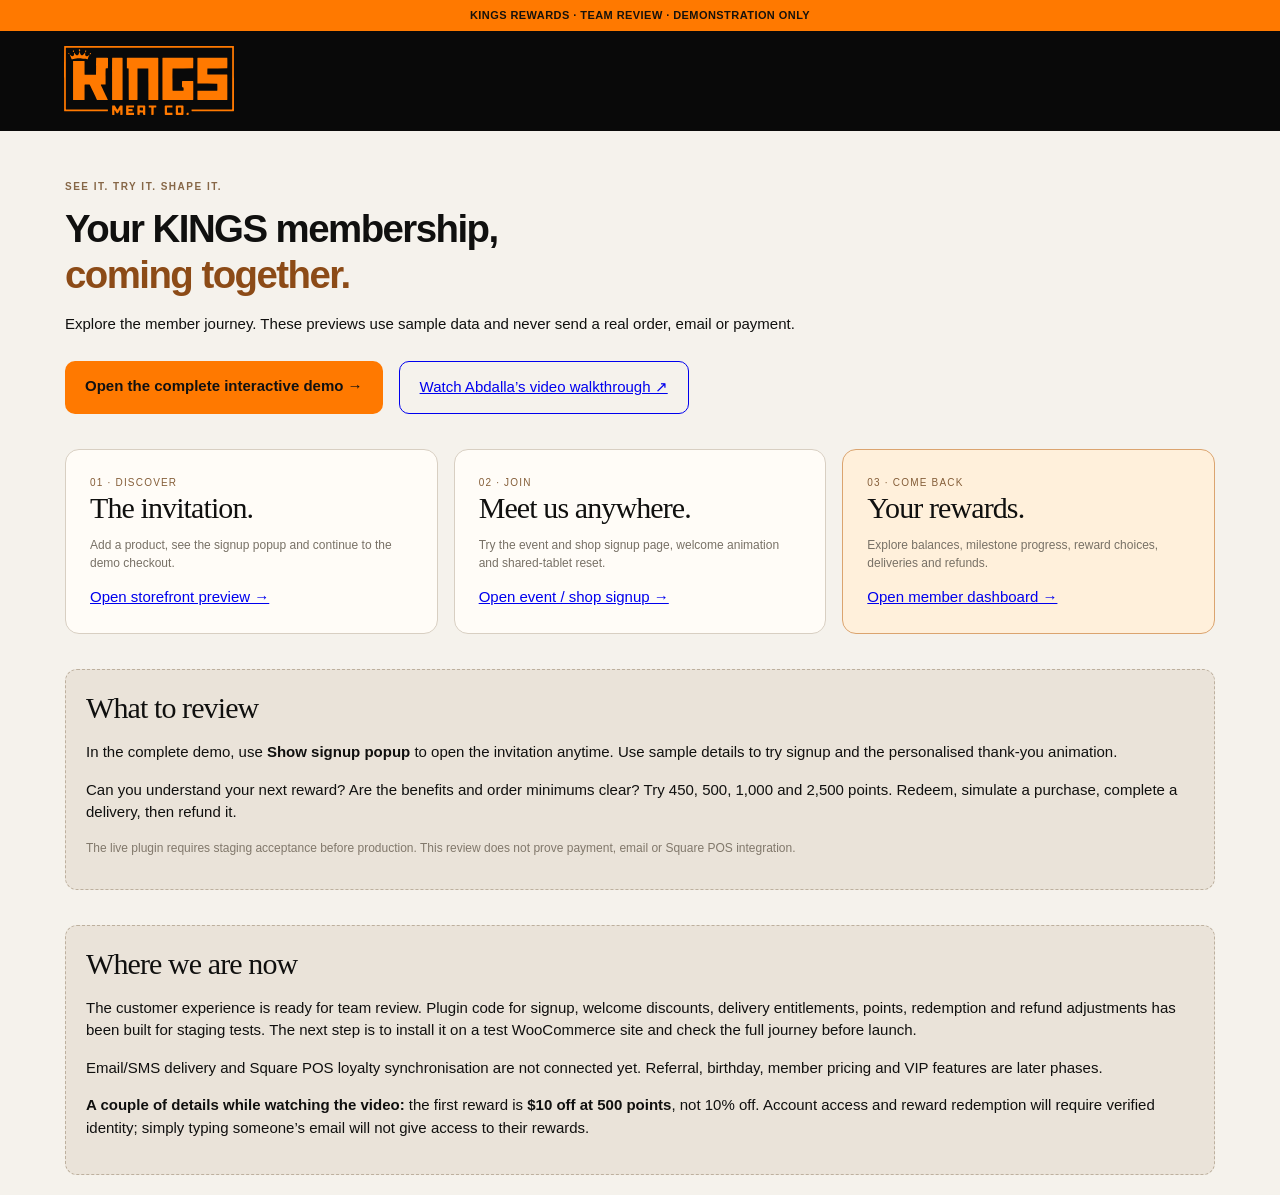
<file: index.html>
<!doctype html><html lang="en"><head><meta charset="utf-8"><meta name="viewport" content="width=device-width,initial-scale=1"><meta name="robots" content="noindex,nofollow"><title>KINGS Rewards · Team review</title><link rel="stylesheet" href="dashboard.css"></head><body><div class="demo-banner">KINGS REWARDS · TEAM REVIEW · DEMONSTRATION ONLY</div><header class="topbar"><img class="brand" src="kings-logo.svg" alt="KINGS Meat Co."></header><main class="shell"><p class="eyebrow">SEE IT. TRY IT. SHAPE IT.</p><h1>Your KINGS membership,<br><em>coming together.</em></h1><p>Explore the member journey. These previews use sample data and never send a real order, email or payment.</p><p style="display:flex;gap:16px;flex-wrap:wrap;margin:26px 0"><a href="team.html" style="background:#ff7900;color:#111;padding:14px 20px;border-radius:10px;font-weight:bold;text-decoration:none">Open the complete interactive demo →</a><a href="https://www.loom.com/share/b999e16e8e1c46eba234c44b7230fe16" target="_blank" rel="noopener noreferrer" style="padding:14px 20px;border:1px solid currentColor;border-radius:10px">Watch Abdalla’s video walkthrough ↗</a></p><div class="reward-grid" style="margin-top:35px"><article class="reward"><span class="tier">01 · DISCOVER</span><h2>The invitation.</h2><p>Add a product, see the signup popup and continue to the demo checkout.</p><a href="shop.html">Open storefront preview →</a></article><article class="reward"><span class="tier">02 · JOIN</span><h2>Meet us anywhere.</h2><p>Try the event and shop signup page, welcome animation and shared-tablet reset.</p><a href="join.html">Open event / shop signup →</a></article><article class="reward highlight"><span class="tier">03 · COME BACK</span><h2>Your rewards.</h2><p>Explore balances, milestone progress, reward choices, deliveries and refunds.</p><a href="dashboard.html">Open member dashboard →</a></article></div><section class="demo-controls"><h2>What to review</h2><p>In the complete demo, use <strong>Show signup popup</strong> to open the invitation anytime. Use sample details to try signup and the personalised thank-you animation.</p><p>Can you understand your next reward? Are the benefits and order minimums clear? Try 450, 500, 1,000 and 2,500 points. Redeem, simulate a purchase, complete a delivery, then refund it.</p><p class="muted">The live plugin requires staging acceptance before production. This review does not prove payment, email or Square POS integration.</p></section><section class="demo-controls"><h2>Where we are now</h2><p>The customer experience is ready for team review. Plugin code for signup, welcome discounts, delivery entitlements, points, redemption and refund adjustments has been built for staging tests. The next step is to install it on a test WooCommerce site and check the full journey before launch.</p><p>Email/SMS delivery and Square POS loyalty synchronisation are not connected yet. Referral, birthday, member pricing and VIP features are later phases.</p><p><strong>A couple of details while watching the video:</strong> the first reward is <strong>$10 off at 500 points</strong>, not 10% off. Account access and reward redemption will require verified identity; simply typing someone’s email will not give access to their rewards.</p></section></main></body></html>
</file>
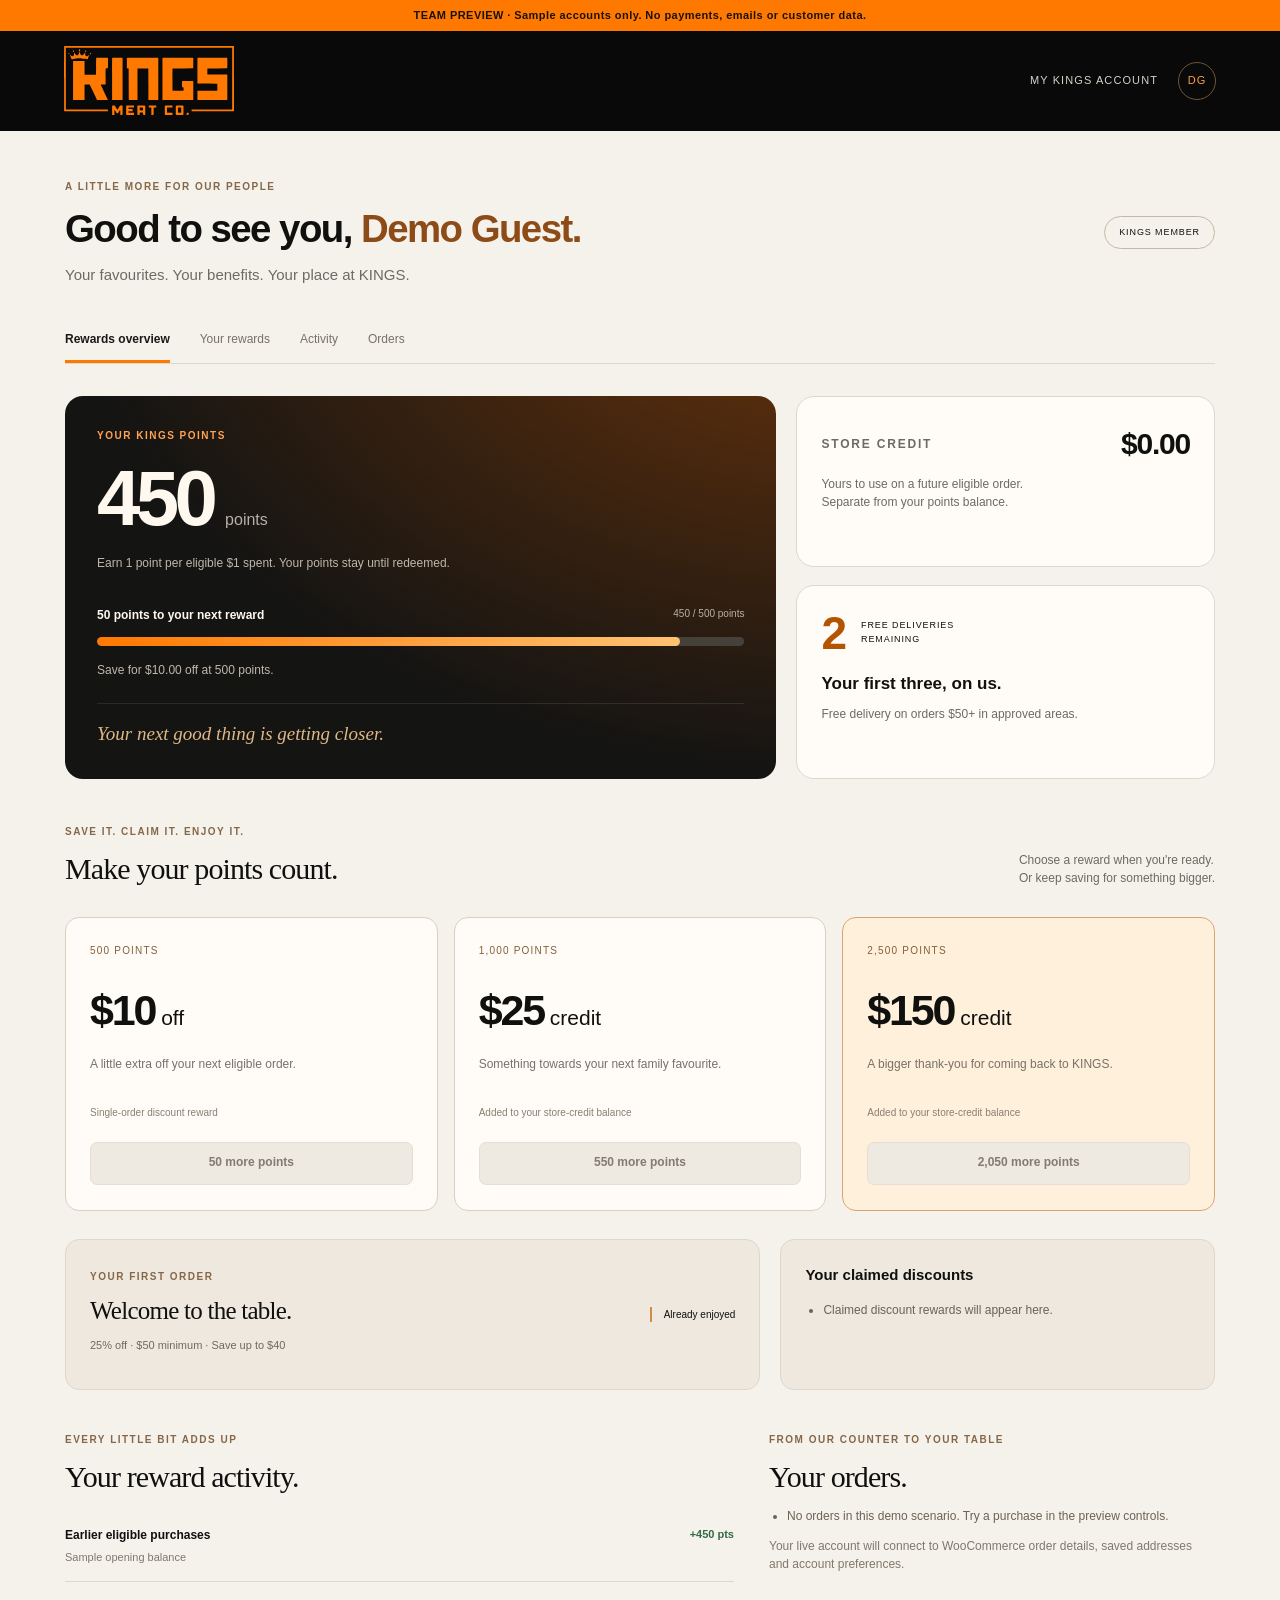
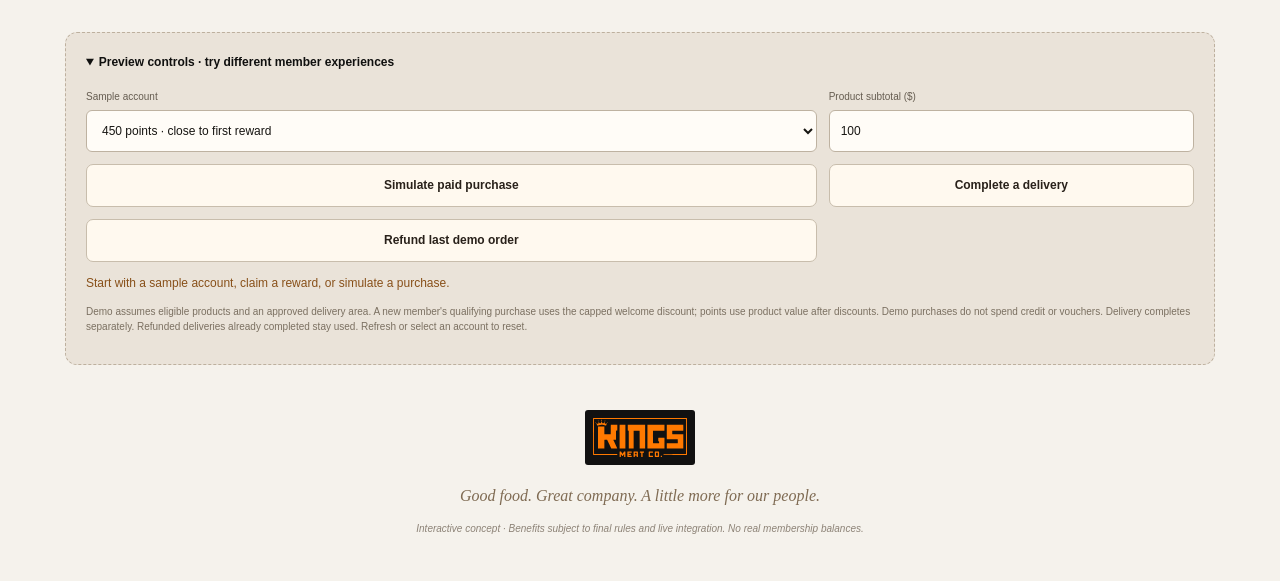
<file: dashboard.html>
<!doctype html><html lang="en"><head><meta charset="utf-8"><meta name="viewport" content="width=device-width,initial-scale=1"><meta name="robots" content="noindex,nofollow"><title>My KINGS Rewards · Interactive preview</title><link rel="stylesheet" href="dashboard.css"></head><body>
<div class="demo-banner">TEAM PREVIEW · Sample accounts only. No payments, emails or customer data.</div>
<header class="topbar"><img src="kings-logo.svg" alt="KINGS Meat Co." class="brand"><span class="top-account">MY KINGS ACCOUNT <span class="avatar">DG</span></span></header>
<main class="shell"><div class="intro"><div><p class="eyebrow">A LITTLE MORE FOR OUR PEOPLE</p><h1>Good to see you, <em>Demo Guest.</em></h1><p>Your favourites. Your benefits. Your place at KINGS.</p></div><span class="member-chip" id="member-state">KINGS MEMBER</span></div>
<nav class="section-nav" aria-label="Account sections"><a href="#overview" class="selected">Rewards overview</a><a href="#your-rewards">Your rewards</a><a href="#history">Activity</a><a href="#orders-section">Orders</a></nav>
<section class="overview" id="overview"><article class="points-card"><p class="eyebrow">YOUR KINGS POINTS</p><div class="balance"><span id="points">450</span><span>points</span></div><p id="balance-note"></p><div class="milestone-heading"><strong id="progress-label"></strong><span id="progress-fraction"></span></div><progress id="milestone" value="450" max="500" aria-label="Progress towards next reward"></progress><p id="progress-detail" class="muted"></p><div class="points-bottom">Your next good thing is getting closer.</div></article><div class="side-cards"><article class="credit-card"><div><p class="eyebrow">STORE CREDIT</p><strong id="credit">$0.00</strong></div><p>Yours to use on a future eligible order.<br>Separate from your points balance.</p></article><article class="delivery-card"><div class="delivery-number"><span id="deliveries">2</span><span>FREE DELIVERIES<br>REMAINING</span></div><h3 id="delivery-title"></h3><p id="delivery-note"></p></article></div></section>
<section class="rewards-section" id="your-rewards"><div class="section-heading"><div><p class="eyebrow">SAVE IT. CLAIM IT. ENJOY IT.</p><h2>Make your points count.</h2></div><p>Choose a reward when you're ready.<br>Or keep saving for something bigger.</p></div><div class="reward-grid"><article class="reward"><span class="tier">500 POINTS</span><h3><span>$10</span> off</h3><p>A little extra off your next eligible order.</p><small>Single-order discount reward</small><button data-redeem="500"></button></article><article class="reward"><span class="tier">1,000 POINTS</span><h3><span>$25</span> credit</h3><p>Something towards your next family favourite.</p><small>Added to your store-credit balance</small><button data-redeem="1000"></button></article><article class="reward highlight"><span class="tier">2,500 POINTS</span><h3><span>$150</span> credit</h3><p>A bigger thank-you for coming back to KINGS.</p><small>Added to your store-credit balance</small><button data-redeem="2500"></button></article></div></section>
<div class="benefits-row"><section class="welcome-card"><div><span class="eyebrow">YOUR FIRST ORDER</span><h2>Welcome to the table.</h2><p>25% off · $50 minimum · Save up to $40</p></div><span id="welcome-state" class="offer-state"></span></section><section class="voucher-card"><h3>Your claimed discounts</h3><ul id="vouchers"></ul></section></div>
<div class="history-row"><section class="activity-card" id="history"><p class="eyebrow">EVERY LITTLE BIT ADDS UP</p><h2>Your reward activity.</h2><ul id="activity"></ul></section><section class="orders-card" id="orders-section"><p class="eyebrow">FROM OUR COUNTER TO YOUR TABLE</p><h2>Your orders.</h2><ul id="orders"></ul><p class="muted">Your live account will connect to WooCommerce order details, saved addresses and account preferences.</p></section></div>
<details class="demo-controls" open><summary>Preview controls · try different member experiences</summary><div class="control-grid"><label>Sample account<select id="scenario"><option value="near">450 points · close to first reward</option><option value="new">New member · no purchases</option><option value="first">500 points · $10 unlocked</option><option value="credit">1,000 points · $25 unlocked</option><option value="premium">2,500 points · $150 unlocked</option><option value="deliveries">All three deliveries used</option><option value="refund">Refund adjustment after spending points</option><option value="pending">Email verification pending</option></select></label><label>Product subtotal ($)<input type="number" id="purchase-amount" min="1" max="10000" step="0.01" value="100"></label><button id="simulate-purchase">Simulate paid purchase</button><button id="simulate-delivery">Complete a delivery</button><button id="simulate-refund">Refund last demo order</button></div><p id="demo-status" role="status">Start with a sample account, claim a reward, or simulate a purchase.</p><p class="control-note">Demo assumes eligible products and an approved delivery area. A new member's qualifying purchase uses the capped welcome discount; points use product value after discounts. Demo purchases do not spend credit or vouchers. Delivery completes separately. Refunded deliveries already completed stay used. Refresh or select an account to reset.</p></details>
<footer><img src="kings-logo.svg" alt="KINGS Meat Co."><p>Good food. Great company. A little more for our people.</p><p class="footnote">Interactive concept · Benefits subject to final rules and live integration. No real membership balances.</p></footer></main>
<dialog id="redeem-dialog"><h2>Your reward, your choice.</h2><p id="confirm-copy"></p><p class="muted">This only changes the sample account.</p><div class="dialog-actions"><button id="cancel-redemption">Keep saving</button><button id="confirm-redemption">Confirm demo redemption</button></div></dialog><script src="dashboard.js"></script></body></html>
</file>
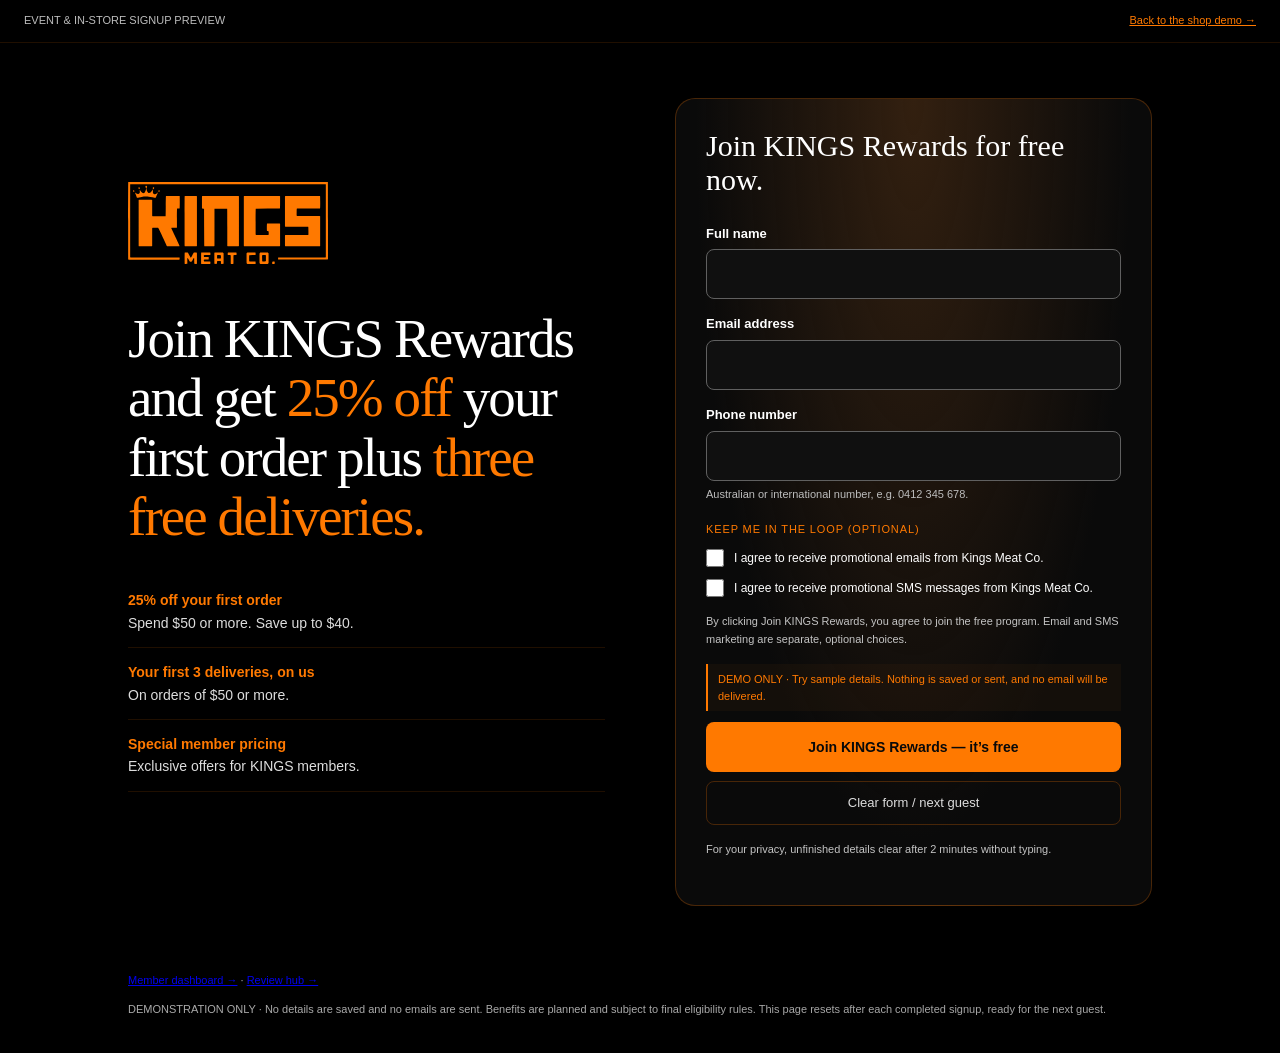
<file: join.html>
<!doctype html>
<html lang="en">
<head>
  <meta charset="utf-8">
  <meta name="viewport" content="width=device-width,initial-scale=1">
  <meta name="robots" content="noindex,nofollow">
  <title>Join KINGS Rewards · Event signup demo</title>
  <link rel="stylesheet" href="enrollment.css">
</head>
<body class="kr-join-page">
  <header class="kr-join-top"><span>EVENT &amp; IN-STORE SIGNUP PREVIEW</span><a href="shop.html">Back to the shop demo →</a></header>
  <main class="kr-join-layout">
    <section class="kr-join-story">
      <img class="kr-join-logo" src="kings-logo.svg" alt="KINGS Meat Co.">
      <h1>Join KINGS Rewards and get <em>25% off</em> your first order plus <em>three free deliveries.</em></h1>
      <ul class="kr-join-benefits">
        <li><strong>25% off your first order</strong><br>Spend $50 or more. Save up to $40.</li>
        <li><strong>Your first 3 deliveries, on us</strong><br>On orders of $50 or more.</li>
        <li><strong>Special member pricing</strong><br>Exclusive offers for KINGS members.</li>
      </ul>
    </section>
    <section class="kr-join-card" aria-label="KINGS Rewards signup">
      <h2>Join KINGS Rewards for free now.</h2>
      <div data-kr-enrollment data-source="event"></div>
    </section>
  </main>
  <footer class="kr-join-footer"><p><a href="dashboard.html">Member dashboard →</a> · <a href="review.html">Review hub →</a></p>DEMONSTRATION ONLY · No details are saved and no emails are sent. Benefits are planned and subject to final eligibility rules. This page resets after each completed signup, ready for the next guest.</footer>
  <script>window.KingsEnrollment = { demo: true, source: 'event', crownUrl: 'kings-crown.svg', logoUrl: 'kings-logo.svg' };</script>
  <script src="enrollment.js"></script>
</body>
</html>
</file>
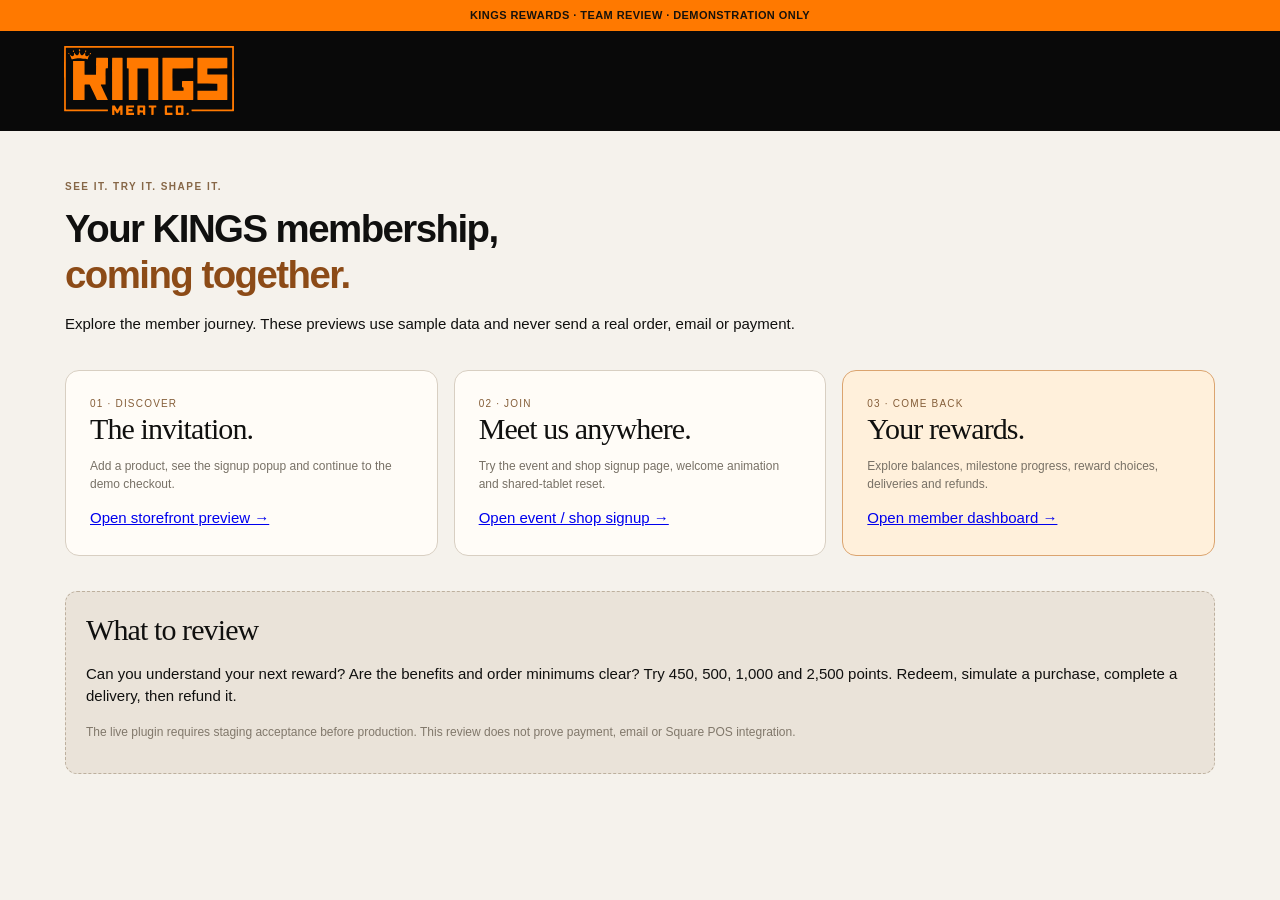
<file: review.html>
<!doctype html><html lang="en"><head><meta charset="utf-8"><meta name="viewport" content="width=device-width,initial-scale=1"><meta name="robots" content="noindex,nofollow"><title>KINGS Rewards · Team review</title><link rel="stylesheet" href="dashboard.css"></head><body><div class="demo-banner">KINGS REWARDS · TEAM REVIEW · DEMONSTRATION ONLY</div><header class="topbar"><img class="brand" src="kings-logo.svg" alt="KINGS Meat Co."></header><main class="shell"><p class="eyebrow">SEE IT. TRY IT. SHAPE IT.</p><h1>Your KINGS membership,<br><em>coming together.</em></h1><p>Explore the member journey. These previews use sample data and never send a real order, email or payment.</p><div class="reward-grid" style="margin-top:35px"><article class="reward"><span class="tier">01 · DISCOVER</span><h2>The invitation.</h2><p>Add a product, see the signup popup and continue to the demo checkout.</p><a href="shop.html">Open storefront preview →</a></article><article class="reward"><span class="tier">02 · JOIN</span><h2>Meet us anywhere.</h2><p>Try the event and shop signup page, welcome animation and shared-tablet reset.</p><a href="join.html">Open event / shop signup →</a></article><article class="reward highlight"><span class="tier">03 · COME BACK</span><h2>Your rewards.</h2><p>Explore balances, milestone progress, reward choices, deliveries and refunds.</p><a href="dashboard.html">Open member dashboard →</a></article></div><section class="demo-controls"><h2>What to review</h2><p>Can you understand your next reward? Are the benefits and order minimums clear? Try 450, 500, 1,000 and 2,500 points. Redeem, simulate a purchase, complete a delivery, then refund it.</p><p class="muted">The live plugin requires staging acceptance before production. This review does not prove payment, email or Square POS integration.</p></section></main></body></html>
</file>
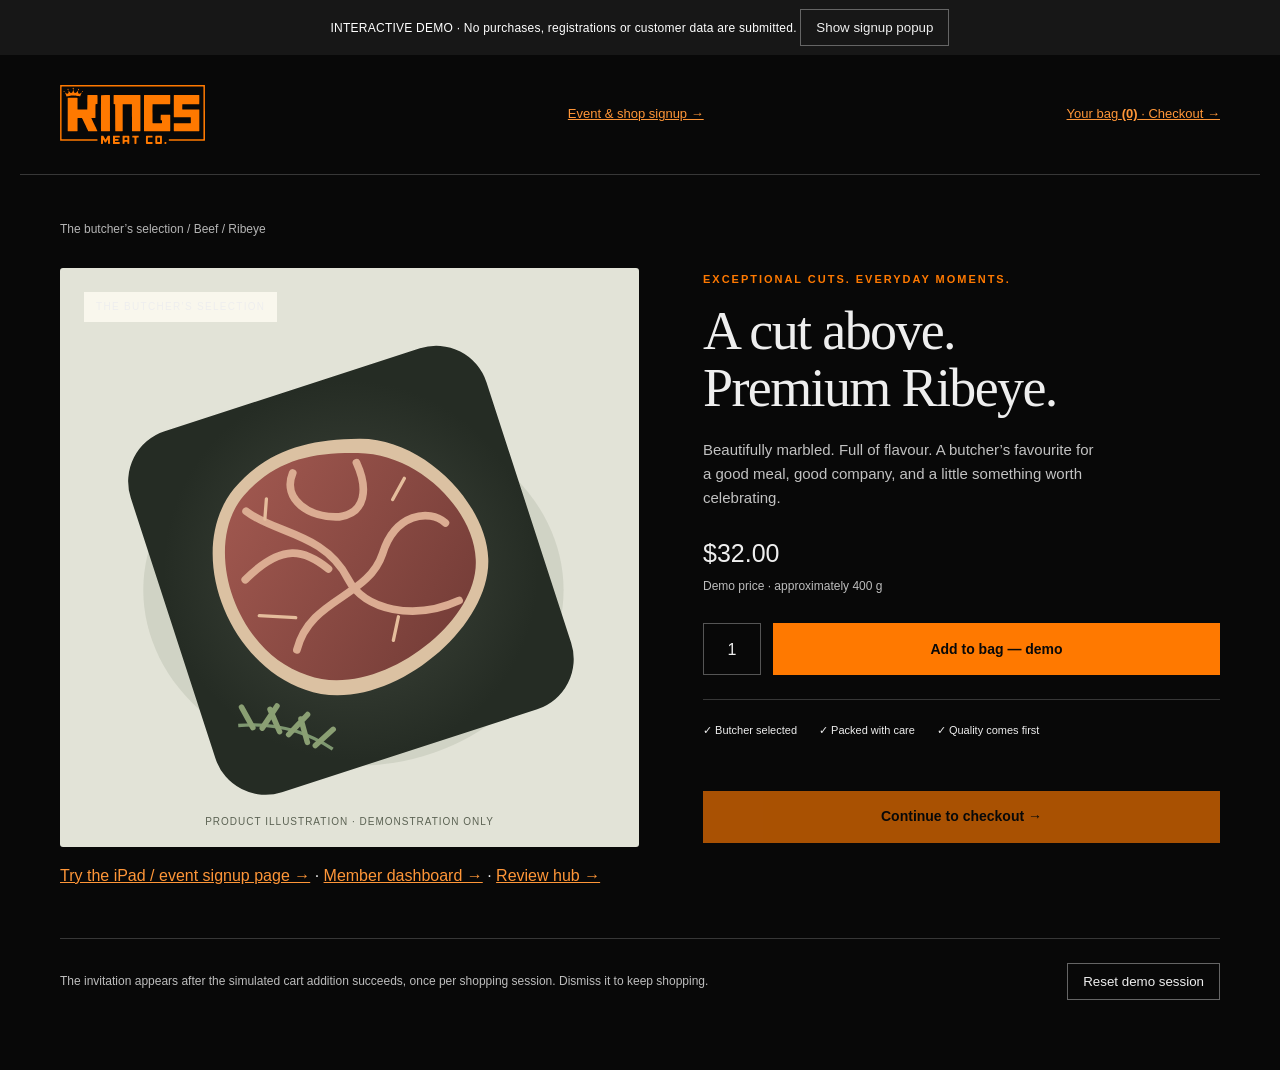
<file: shop.html>
<!doctype html>
<html lang="en">
<head>
  <meta charset="utf-8">
  <meta name="viewport" content="width=device-width,initial-scale=1">
  <meta name="robots" content="noindex,nofollow"><title>KINGS Rewards · Storefront demo</title>
  <link rel="stylesheet" href="popup.css">
  <link rel="stylesheet" href="enrollment.css">
  <style>
    *{box-sizing:border-box}body{margin:0;background:#080808;color:#eeeeee;font:16px/1.6 -apple-system,BlinkMacSystemFont,"Segoe UI",sans-serif}button,a{touch-action:manipulation}a{color:inherit}.demo-strip{padding:9px 20px;text-align:center;background:#171717;color:#fff;font-size:12px;letter-spacing:.02em}.site-header{max-width:1240px;margin:auto;padding:30px 40px;display:flex;align-items:center;justify-content:space-between;border-bottom:1px solid #373737}.wordmark{line-height:1;text-align:center;font-size:34px;font-weight:900;letter-spacing:-2px}.wordmark small{display:block;font-size:10px;letter-spacing:.3em;margin:9px 0 0 5px}.navigation{display:flex;gap:28px;font-size:13px}.cart{font-size:13px}.page{max-width:1240px;margin:auto;padding:45px 40px 70px}.breadcrumb{font-size:12px;color:#b5b5b5;margin-bottom:28px}.product{display:grid;grid-template-columns:1.12fr 1fr;gap:64px;align-items:center}.product-art{aspect-ratio:1;background:#e2e3d7;position:relative;overflow:hidden;border-radius:3px;display:grid;place-items:center}.product-art svg{width:95%;height:95%}.art-label{position:absolute;left:24px;top:24px;padding:7px 12px;background:#f9f7ed;font-size:10px;letter-spacing:.13em}.product-art small{position:absolute;bottom:17px;font-size:10px;letter-spacing:.1em;color:#5b6253}.eyebrow{font-size:11px;letter-spacing:.18em;font-weight:700;color:#ff7900}.product h1{font:400 clamp(36px,5vw,54px)/1.07 Georgia,serif;letter-spacing:-.03em;margin:14px 0 20px}.product-copy{max-width:400px;color:#c2c2c2;font-size:15px}.price{font-size:25px;margin:23px 0 4px}.weight{font-size:12px;color:#bdbdbd}.purchase{margin-top:27px;display:flex;gap:12px;align-items:center}.quantity{display:grid;place-items:center;border:1px solid #555555;width:58px;height:52px}.add{background:#ff7900;color:#fff;border:0;padding:16px 28px;min-height:52px;font-family:inherit;font-size:14px;font-weight:600;line-height:1.4;cursor:pointer;flex:1}.add:disabled{opacity:.65}.product-notes{display:flex;gap:22px;flex-wrap:wrap;font-size:11px;margin-top:24px;border-top:1px solid #373737;padding-top:22px}.status{min-height:26px;color:#ff9c44;font-size:13px;margin-top:12px}.demo-controls{display:flex;align-items:center;justify-content:space-between;gap:22px;margin-top:50px;padding-top:24px;border-top:1px solid #373737;color:#bdbdbd;font-size:12px}.reset{border:1px solid #656565;padding:10px 15px;background:transparent;color:#eeeeee;cursor:pointer;white-space:nowrap}#demo-enrollment{margin-top:30px;padding:25px;border:1px solid #bdc4b0;background:#e8ecdf}#demo-enrollment h2{font:28px Georgia,serif;margin:0 0 10px}#demo-enrollment p{margin:0;max-width:760px}button:focus-visible,a:focus-visible{outline:3px solid #ff7900;outline-offset:4px}@media(max-width:760px){.site-header{padding:22px}.navigation{display:none}.page{padding:26px 22px 40px}.product{grid-template-columns:1fr;gap:28px}.product-art{aspect-ratio:1.15}.product h1{max-width:340px}.demo-controls{align-items:flex-start}.product-copy{max-width:none}}
    .checkout-link{display:block;width:100%;margin-top:8px;background:#ff7900}.checkout-panel{margin-top:40px;padding:30px;background:#101010;border:1px solid #373737;border-radius:10px;max-width:700px}.checkout-panel h2{font:36px Georgia,serif;margin:10px 0}.checkout-panel>p{color:#c2c2c2}.checkout-row,.checkout-summary>div{display:flex;justify-content:space-between;gap:16px;align-items:center;padding:14px 0;border-bottom:1px solid #373737}.checkout-summary dd{margin:0;white-space:nowrap}.checkout-summary small{display:block;font-size:11px;color:#bdbdbd}.checkout-total{font-size:22px;font-weight:700}.quantity-controls{display:flex;align-items:center;gap:12px}.quantity-controls button{width:36px;height:36px;border:1px solid #aaa;background:#080808;cursor:pointer}.member-choice{display:block;margin-top:20px}.checkout-panel .add{width:100%}.checkout-panel[hidden]{display:none}@media(max-width:500px){.checkout-panel{padding:20px}.checkout-row{align-items:flex-start}.cart{max-width:145px;text-align:right}}
  
    .store-logo{width:145px;max-height:80px;object-fit:contain}.add{color:#090909}.checkout-panel .quantity-controls button{color:#fff}a{color:#ff9638}
  </style>
</head>
<body>
  <div class="demo-strip">INTERACTIVE DEMO · No purchases, registrations or customer data are submitted. <button type="button" class="reset" id="show-signup-popup">Show signup popup</button></div>
  <header class="site-header"><img class="store-logo" src="kings-logo.svg" alt="KINGS Meat Co."><nav class="navigation" aria-label="Preview navigation"><a href="join.html">Event &amp; shop signup →</a></nav><a class="cart" href="#demo-checkout" data-checkout>Your bag <b id="cart-count">(0)</b> · Checkout →</a></header>
  <main class="page">
    <div class="breadcrumb">The butcher’s selection / Beef / Ribeye</div>
    <div class="product">
      <div class="product-art" role="img" aria-label="Illustrated premium ribeye on a dark butcher board; demonstration product">
        <span class="art-label">THE BUTCHER’S SELECTION</span>
        <svg viewBox="0 0 500 500" aria-hidden="true"><defs><radialGradient id="board"><stop stop-color="#41483d"/><stop offset="1" stop-color="#252c24"/></radialGradient><linearGradient id="meat" x2="1" y2="1"><stop stop-color="#a45a51"/><stop offset="1" stop-color="#703a35"/></linearGradient></defs><ellipse cx="254" cy="280" rx="191" ry="160" fill="#78816c" opacity=".17"/><g transform="rotate(-18 250 260)"><rect x="81" y="90" width="340" height="345" rx="48" fill="url(#board)"/><path d="M173 159C113 198 117 307 178 353C236 399 355 355 373 291C387 242 350 168 295 151C250 137 212 135 173 159Z" fill="#dbc1a2"/><path d="M179 168C128 200 128 301 184 341C236 382 347 345 362 288C374 245 343 181 290 163C249 149 216 146 179 168Z" fill="url(#meat)"/><path d="M177 182C195 209 239 223 246 269C251 301 292 324 336 319M157 241C200 219 217 232 232 255M182 316C208 275 258 291 283 257C305 226 336 231 346 248M228 162C211 182 230 206 256 213C280 217 289 197 286 171" fill="none" stroke="#dbac92" stroke-width="7" stroke-linecap="round"/><path d="M159 276L190 288M268 335L279 316M307 213L323 198M191 194L198 177" stroke="#e5bd9c" stroke-width="3" stroke-linecap="round"/><path d="M110 365Q157 376 185 412" stroke="#7e9770" stroke-width="3" fill="none"/><path d="M122 371L118 350M130 374L149 359M144 382L142 360M151 387L173 375M165 399L166 377M171 404L191 395" stroke="#8a9f73" stroke-width="5" stroke-linecap="round"/></g></svg>
        <small>PRODUCT ILLUSTRATION · DEMONSTRATION ONLY</small>
      </div>
      <div><div class="eyebrow">EXCEPTIONAL CUTS. EVERYDAY MOMENTS.</div><h1>A cut above.<br>Premium Ribeye.</h1><p class="product-copy">Beautifully marbled. Full of flavour. A butcher’s favourite for a good meal, good company, and a little something worth celebrating.</p><div class="price">$32.00</div><div class="weight">Demo price · approximately 400 g</div><div class="purchase"><span class="quantity" aria-label="Quantity: 1">1</span><button class="add" id="add-to-cart">Add to bag — demo</button></div><div class="product-notes"><span>✓ Butcher selected</span><span>✓ Packed with care</span><span>✓ Quality comes first</span></div><p class="status" id="cart-status" role="status"></p><button class="add checkout-link" data-checkout disabled>Continue to checkout →</button></div>
    </div>
    <p><a href="join.html">Try the iPad / event signup page →</a> · <a href="dashboard.html">Member dashboard →</a> · <a href="review.html">Review hub →</a></p>
    <div class="demo-controls"><span>The invitation appears after the simulated cart addition succeeds, once per shopping session. Dismiss it to keep shopping.</span><button class="reset" id="reset-demo">Reset demo session</button></div>
    <section id="demo-checkout" class="checkout-panel" tabindex="-1" hidden>
      <div class="eyebrow">CHECKOUT PREVIEW</div><h2>Your order</h2>
      <p>This is a working demonstration. No payment is taken, no account is created and no order is sent.</p>
      <div id="checkout-empty" hidden>Your bag is empty. Add a product to try checkout.</div>
      <div id="checkout-content">
        <div class="checkout-row"><span>Premium Ribeye · $32.00 each</span><div class="quantity-controls"><button id="qty-minus" aria-label="Remove one ribeye">−</button><strong id="checkout-qty">1</strong><button id="qty-plus" aria-label="Add one ribeye">+</button></div></div>
        <label class="member-choice"><input type="checkbox" id="demo-member"> Preview the new-member welcome offer (simulation only)</label>
        <p id="offer-note" class="weight"></p>
        <dl class="checkout-summary"><div><dt>Products</dt><dd id="checkout-subtotal"></dd></div><div><dt>Welcome discount</dt><dd id="checkout-discount"></dd></div><div><dt>Delivery <small>(sample fee; approved area assumed)</small></dt><dd id="checkout-delivery"></dd></div><div class="checkout-total"><dt>Demo total</dt><dd id="checkout-total"></dd></div></dl>
        <button class="add" id="complete-demo">Complete demo checkout — no payment</button>
        <p id="demo-result" role="status"></p>
      </div>
      <a href="#add-to-cart">← Continue shopping</a>
    </section>
  </main>
  <script>
    window.KingsEnrollment = { demo: true, source: 'website', crownUrl: 'kings-crown.svg', logoUrl: 'kings-logo.svg' };
    window.KingsRewards = { demo: true, enabled: true, isMember: false, hasAddedToCart: false, storageKey: 'kings_rewards_preview_seen', heading: 'Join KINGS Rewards and get 25% off your first order plus three free deliveries.', terms: 'Sample offers for preview. Eligibility, order minimums and delivery areas apply. Membership is optional.', joinLabel: 'Join KINGS Rewards', guestLabel: 'Continue as guest', joinUrl: 'https://example.invalid/kings-rewards-demo', logoUrl: 'kings-logo.svg' };
  </script>
  <script src="enrollment.js"></script>
  <script src="popup.js"></script>
  <script src="store.js"></script>
</body>
</html>
</file>
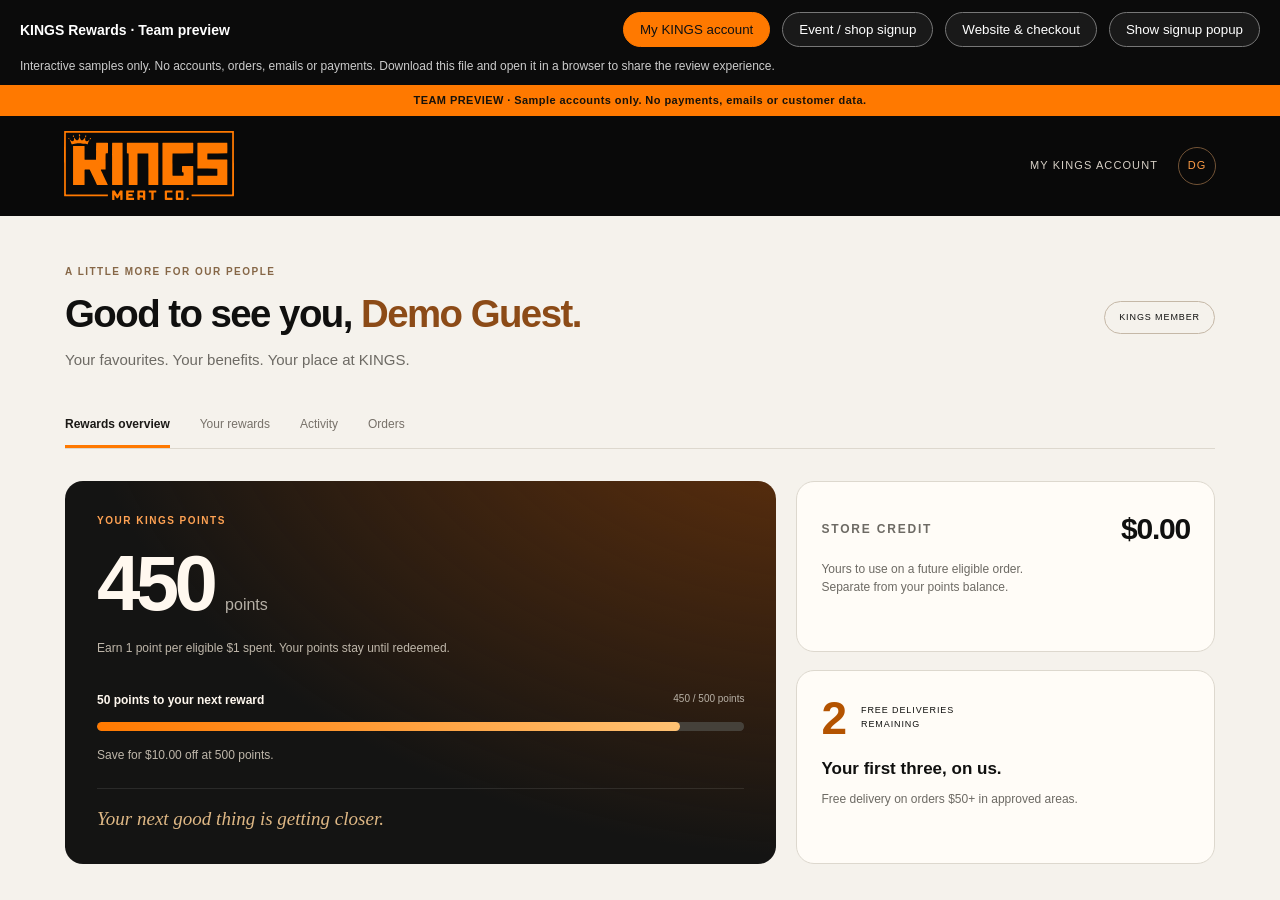
<file: team.html>
<!doctype html><html lang="en"><meta charset="utf-8"><meta name="viewport" content="width=device-width,initial-scale=1"><meta name="robots" content="noindex,nofollow"><title>KINGS Rewards · Team Preview</title><style>*{box-sizing:border-box}body{margin:0;display:flex;flex-direction:column;height:100dvh;overflow:hidden;background:#0b0b0b;font:14px Arial;color:#fff}header{display:flex;align-items:center;gap:12px;padding:12px 20px;flex-wrap:wrap}strong{margin-right:auto}button{border:1px solid #777;background:#191919;color:white;border-radius:20px;padding:9px 16px;cursor:pointer}button[aria-pressed=true]{background:#ff7900;color:#111;border-color:#ff7900}iframe{width:100%;flex:1;min-height:0;border:0;background:#f5f2ea}p{margin:0;padding:0 20px 12px;color:#ccc;font-size:12px}@media(max-width:500px){header{gap:6px;padding:8px}strong{width:100%}p{padding:0 8px 8px}iframe{min-height:0}}</style><header><strong>KINGS Rewards · Team preview</strong><button data-view="dashboard">My KINGS account</button><button data-view="join">Event / shop signup</button><button data-view="shop">Website & checkout</button><button data-view="popup">Show signup popup</button></header><p>Interactive samples only. No accounts, orders, emails or payments. Download this file and open it in a browser to share the review experience.</p><iframe title="KINGS Rewards preview" sandbox="allow-scripts allow-forms allow-same-origin"></iframe><script>const views={"dashboard": "<!doctype html><html lang=\"en\"><head><meta charset=\"utf-8\"><meta name=\"viewport\" content=\"width=device-width,initial-scale=1\"><title>My KINGS Rewards \u00b7 Interactive preview<\/title><style>:root{--orange:#ff7900;--ink:#10100f;--paper:#f5f2ec;--muted:#6d6a64;--line:#ddd8ce}*{box-sizing:border-box}html{scroll-behavior:smooth}body{margin:0;background:var(--paper);color:var(--ink);font:15px/1.5 -apple-system,BlinkMacSystemFont,\"Segoe UI\",sans-serif}.demo-banner{background:#ff7900;color:#17120b;text-align:center;padding:7px 16px;font-size:11px;font-weight:700;letter-spacing:.04em}.topbar{height:100px;background:#090909;display:flex;align-items:center;justify-content:space-between;padding:20px max(5vw,24px)}.brand{width:170px}.top-account{display:flex;align-items:center;gap:20px;color:#d7d0c6;font-size:11px;letter-spacing:.1em}.avatar{display:grid;place-items:center;width:38px;height:38px;border:1px solid #725336;border-radius:50%;color:#ff9d46}.shell{max-width:1210px;margin:auto;padding:48px 30px 20px}.intro{display:flex;justify-content:space-between;align-items:center;gap:20px;margin-bottom:32px}.eyebrow{font-size:10px;letter-spacing:.15em;font-weight:750;margin:0 0 12px;color:#866747}h1{font-size:clamp(28px,3vw,39px);font-weight:650;line-height:1.2;letter-spacing:-.04em;margin:0 0 12px}h1 em{font-style:normal;color:#8c4b17}.intro p:last-child{color:var(--muted);margin:0}.member-chip{white-space:nowrap;font-size:9px;letter-spacing:.1em;border:1px solid #c5b8a7;border-radius:30px;padding:9px 14px}.section-nav{display:flex;gap:30px;border-bottom:1px solid var(--line);margin:0 0 32px;overflow:auto}.section-nav a{display:block;white-space:nowrap;text-decoration:none;color:#777169;font-size:12px;padding:12px 0}.section-nav .selected{border-bottom:3px solid var(--orange);color:#1b1916;font-weight:700}.overview{display:grid;grid-template-columns:1.7fr 1fr;gap:20px}.points-card{padding:32px;border-radius:18px;background:radial-gradient(ellipse at 110% -40%,#70360b,transparent 70%),#141413;color:#fff8ef}.points-card .eyebrow{color:#ffa253}.balance{display:flex;align-items:baseline;gap:12px;margin-top:13px}.balance>span:first-child{font-size:78px;font-weight:650;letter-spacing:-.06em;line-height:1.1}.balance>span:last-child{color:#b6b0a6;font-size:16px}.points-card>p:not(.eyebrow){font-size:12px;color:#bfb7aa}.milestone-heading{display:flex;justify-content:space-between;gap:15px;margin-top:34px;font-size:12px}.milestone-heading span{font-size:10px;color:#b8b1a6}progress{appearance:none;border:0;width:100%;height:9px;border-radius:20px;overflow:hidden;margin:13px 0 0;background:#45413a}progress::-webkit-progress-bar{background:#45413a;border-radius:20px}progress::-webkit-progress-value{background:linear-gradient(90deg,#ff7900,#ffc273);border-radius:20px}progress::-moz-progress-bar{background:#ff7900}.points-bottom{border-top:1px solid #ffffff18;padding-top:18px;margin-top:24px;color:#dfb885;font:italic 19px/1.3 Georgia,serif}.side-cards{display:grid;gap:18px}.credit-card,.delivery-card{border:1px solid var(--line);border-radius:18px;padding:24px;background:#fffcf7}.credit-card>div{display:flex;justify-content:space-between;align-items:center;gap:12px}.credit-card strong{font-size:30px;letter-spacing:-.04em}.credit-card .eyebrow{margin:0}.credit-card p,.delivery-card p{font-size:12px;color:var(--muted);margin:9px 0 0}.delivery-number{display:flex;gap:14px;align-items:center}.delivery-number>span:first-child{font-size:46px;color:#b45300;font-weight:600;line-height:1}.delivery-number>span:last-child{font-size:9px;letter-spacing:.1em}.delivery-card h3{font-size:17px;font-weight:600;margin:15px 0 0}.rewards-section{margin:45px 0 28px}.section-heading{display:flex;align-items:end;justify-content:space-between;gap:20px;margin-bottom:20px}h2{font:400 30px/1.2 Georgia,serif;letter-spacing:-.03em;margin:0 0 10px}.section-heading p:last-child{font-size:12px;color:var(--muted);margin:0 0 10px}.reward-grid{display:grid;grid-template-columns:repeat(3,1fr);gap:16px}.reward{border:1px solid #d8cfc2;border-radius:14px;padding:25px 24px;background:#fffcf7;display:flex;flex-direction:column}.tier{font-size:10px;letter-spacing:.12em;color:#855e39}.reward h3{font-size:21px;font-weight:400;margin:20px 0 12px}.reward h3 span{font-size:43px;letter-spacing:-.05em;font-weight:650}.reward p{font-size:12px;color:#787166;margin:0 0 14px;min-height:36px}.reward small{font-size:10px;color:#887f72;margin-bottom:22px}.reward button{margin-top:auto}.reward.highlight{background:#fff0db;border-color:#dba46f}button{border:1px solid #c8bdac;border-radius:7px;padding:12px 14px;font-family:inherit;font-size:12px;line-height:1.3;font-weight:600;cursor:pointer;background:#fff9ef;color:#29211a;min-height:43px}button:not(:disabled):hover{border-color:#ff7900;background:#ffe5c8}button:disabled{color:#847b70;background:#eee9e1;cursor:default;border-color:#e6ded3}.reward button:not(:disabled){background:#171512;border-color:#171512;color:#fff1dd}button:focus-visible,a:focus-visible,select:focus-visible,input:focus-visible{outline:3px solid #da6100;outline-offset:3px}.benefits-row{display:grid;grid-template-columns:1.6fr 1fr;gap:20px}.welcome-card,.voucher-card{padding:24px;border:1px solid var(--line);border-radius:14px;background:#eee8df}.welcome-card{display:flex;justify-content:space-between;align-items:center;gap:20px}.welcome-card h2{font-size:25px;margin:10px 0}.welcome-card p{font-size:11px;color:var(--muted)}.offer-state{font-size:10px;max-width:130px;border-left:2px solid #cf8c49;padding-left:12px}.voucher-card h3{font-size:15px;margin:0 0 15px}.voucher-card ul,.orders-card ul{padding-left:18px;font-size:12px;color:#6c6255}.history-row{display:grid;grid-template-columns:1.5fr 1fr;gap:35px;margin-top:42px}.activity-card ul{list-style:none;padding:0}.activity-card li{display:flex;justify-content:space-between;gap:20px;padding:16px 0;border-bottom:1px solid var(--line);font-size:12px}.activity-card strong{display:block;font-weight:600}.activity-card li span{display:block;color:#81786b;font-size:11px;margin-top:5px}.activity-card b{white-space:nowrap;font-weight:600;font-size:11px}.plus{color:#336a46}.minus{color:#9a5424}.muted{font-size:12px;color:#81786b}.orders-card li{margin:12px 0}.demo-controls{border:1px dashed #bdb09e;border-radius:12px;padding:20px;margin-top:35px;background:#eae3d9}.demo-controls summary{cursor:pointer;font-size:12px;font-weight:650}.control-grid{display:grid;grid-template-columns:2fr 1fr;gap:12px;margin-top:18px}.control-grid label{font-size:10px;color:#665d51}.control-grid select,.control-grid input{display:block;width:100%;padding:11px;margin-top:6px;border:1px solid #beb2a1;border-radius:6px;font:inherit;font-size:12px;background:#fffcf7;color:#171512;min-height:42px}.control-note{font-size:10px;color:#7b7061}#demo-status{font-size:12px;color:#885019}footer{text-align:center;padding:45px 0 15px}footer img{width:110px;background:#111;padding:8px;border-radius:3px}footer p{font:italic 16px Georgia,serif;color:#7f6b53}footer .footnote{font-family:inherit;font-size:10px;line-height:1.5;color:#8c8276}dialog{max-width:460px;width:calc(100% - 32px);padding:30px;border:1px solid #ccaa82;border-radius:16px;background:#fff8ee;color:#231b12}dialog::backdrop{background:#0009;backdrop-filter:blur(4px)}.dialog-actions{display:flex;gap:12px;margin-top:25px}.dialog-actions button:last-child{background:#ff7900;border-color:#ff7900}@media(max-width:760px){.topbar{height:85px;padding:15px 22px}.brand{width:135px}.top-account{font-size:8px;gap:8px}.shell{padding:30px 20px}.intro{align-items:flex-start;flex-direction:column;gap:14px}.section-nav{gap:23px}.overview,.benefits-row,.history-row{grid-template-columns:1fr}.points-card{padding:25px}.balance>span:first-child{font-size:70px}.side-cards{grid-template-columns:1fr 1fr;gap:12px}.credit-card,.delivery-card{padding:18px}.credit-card>div{display:block}.credit-card strong{font-size:26px}.credit-card .eyebrow{margin-bottom:10px}.section-heading{display:block}.section-heading p:last-child{margin-top:12px}.reward-grid{grid-template-columns:1fr}.reward{padding:23px}.reward p{min-height:0}.reward h3{margin:12px 0}.reward small{margin-bottom:16px}.milestone-heading{display:block}.milestone-heading span{display:block;margin-top:6px}.control-grid{grid-template-columns:1fr}.welcome-card{align-items:flex-start}.dialog-actions{flex-direction:column}.history-row{gap:25px}}@media(prefers-reduced-motion:reduce){html{scroll-behavior:auto}}\n<\/style><\/head><body>\n<div class=\"demo-banner\">TEAM PREVIEW \u00b7 Sample accounts only. No payments, emails or customer data.<\/div>\n<header class=\"topbar\"><img src=\"[data-uri]\" alt=\"KINGS Meat Co.\" class=\"brand\"><span class=\"top-account\">MY KINGS ACCOUNT <span class=\"avatar\">DG<\/span><\/span><\/header>\n<main class=\"shell\"><div class=\"intro\"><div><p class=\"eyebrow\">A LITTLE MORE FOR OUR PEOPLE<\/p><h1>Good to see you, <em>Demo Guest.<\/em><\/h1><p>Your favourites. Your benefits. Your place at KINGS.<\/p><\/div><span class=\"member-chip\" id=\"member-state\">KINGS MEMBER<\/span><\/div>\n<nav class=\"section-nav\" aria-label=\"Account sections\"><a href=\"#overview\" class=\"selected\">Rewards overview<\/a><a href=\"#your-rewards\">Your rewards<\/a><a href=\"#history\">Activity<\/a><a href=\"#orders-section\">Orders<\/a><\/nav>\n<section class=\"overview\" id=\"overview\"><article class=\"points-card\"><p class=\"eyebrow\">YOUR KINGS POINTS<\/p><div class=\"balance\"><span id=\"points\">450<\/span><span>points<\/span><\/div><p id=\"balance-note\"><\/p><div class=\"milestone-heading\"><strong id=\"progress-label\"><\/strong><span id=\"progress-fraction\"><\/span><\/div><progress id=\"milestone\" value=\"450\" max=\"500\" aria-label=\"Progress towards next reward\"><\/progress><p id=\"progress-detail\" class=\"muted\"><\/p><div class=\"points-bottom\">Your next good thing is getting closer.<\/div><\/article><div class=\"side-cards\"><article class=\"credit-card\"><div><p class=\"eyebrow\">STORE CREDIT<\/p><strong id=\"credit\">$0.00<\/strong><\/div><p>Yours to use on a future eligible order.<br>Separate from your points balance.<\/p><\/article><article class=\"delivery-card\"><div class=\"delivery-number\"><span id=\"deliveries\">2<\/span><span>FREE DELIVERIES<br>REMAINING<\/span><\/div><h3 id=\"delivery-title\"><\/h3><p id=\"delivery-note\"><\/p><\/article><\/div><\/section>\n<section class=\"rewards-section\" id=\"your-rewards\"><div class=\"section-heading\"><div><p class=\"eyebrow\">SAVE IT. CLAIM IT. ENJOY IT.<\/p><h2>Make your points count.<\/h2><\/div><p>Choose a reward when you're ready.<br>Or keep saving for something bigger.<\/p><\/div><div class=\"reward-grid\"><article class=\"reward\"><span class=\"tier\">500 POINTS<\/span><h3><span>$10<\/span> off<\/h3><p>A little extra off your next eligible order.<\/p><small>Single-order discount reward<\/small><button data-redeem=\"500\"><\/button><\/article><article class=\"reward\"><span class=\"tier\">1,000 POINTS<\/span><h3><span>$25<\/span> credit<\/h3><p>Something towards your next family favourite.<\/p><small>Added to your store-credit balance<\/small><button data-redeem=\"1000\"><\/button><\/article><article class=\"reward highlight\"><span class=\"tier\">2,500 POINTS<\/span><h3><span>$150<\/span> credit<\/h3><p>A bigger thank-you for coming back to KINGS.<\/p><small>Added to your store-credit balance<\/small><button data-redeem=\"2500\"><\/button><\/article><\/div><\/section>\n<div class=\"benefits-row\"><section class=\"welcome-card\"><div><span class=\"eyebrow\">YOUR FIRST ORDER<\/span><h2>Welcome to the table.<\/h2><p>25% off \u00b7 $50 minimum \u00b7 Save up to $40<\/p><\/div><span id=\"welcome-state\" class=\"offer-state\"><\/span><\/section><section class=\"voucher-card\"><h3>Your claimed discounts<\/h3><ul id=\"vouchers\"><\/ul><\/section><\/div>\n<div class=\"history-row\"><section class=\"activity-card\" id=\"history\"><p class=\"eyebrow\">EVERY LITTLE BIT ADDS UP<\/p><h2>Your reward activity.<\/h2><ul id=\"activity\"><\/ul><\/section><section class=\"orders-card\" id=\"orders-section\"><p class=\"eyebrow\">FROM OUR COUNTER TO YOUR TABLE<\/p><h2>Your orders.<\/h2><ul id=\"orders\"><\/ul><p class=\"muted\">Your live account will connect to WooCommerce order details, saved addresses and account preferences.<\/p><\/section><\/div>\n<details class=\"demo-controls\" open><summary>Preview controls \u00b7 try different member experiences<\/summary><div class=\"control-grid\"><label>Sample account<select id=\"scenario\"><option value=\"near\">450 points \u00b7 close to first reward<\/option><option value=\"new\">New member \u00b7 no purchases<\/option><option value=\"first\">500 points \u00b7 $10 unlocked<\/option><option value=\"credit\">1,000 points \u00b7 $25 unlocked<\/option><option value=\"premium\">2,500 points \u00b7 $150 unlocked<\/option><option value=\"deliveries\">All three deliveries used<\/option><option value=\"refund\">Refund adjustment after spending points<\/option><option value=\"pending\">Email verification pending<\/option><\/select><\/label><label>Product subtotal ($)<input type=\"number\" id=\"purchase-amount\" min=\"1\" max=\"10000\" step=\"0.01\" value=\"100\"><\/label><button id=\"simulate-purchase\">Simulate paid purchase<\/button><button id=\"simulate-delivery\">Complete a delivery<\/button><button id=\"simulate-refund\">Refund last demo order<\/button><\/div><p id=\"demo-status\" role=\"status\">Start with a sample account, claim a reward, or simulate a purchase.<\/p><p class=\"control-note\">Demo assumes eligible products and an approved delivery area. A new member's qualifying purchase uses the capped welcome discount; points use product value after discounts. Demo purchases do not spend credit or vouchers. Delivery completes separately. Refunded deliveries already completed stay used. Refresh or select an account to reset.<\/p><\/details>\n<footer><img src=\"[data-uri]\" alt=\"KINGS Meat Co.\"><p>Good food. Great company. A little more for our people.<\/p><p class=\"footnote\">Interactive concept \u00b7 Benefits subject to final rules and live integration. No real membership balances.<\/p><\/footer><\/main>\n<dialog id=\"redeem-dialog\"><h2>Your reward, your choice.<\/h2><p id=\"confirm-copy\"><\/p><p class=\"muted\">This only changes the sample account.<\/p><div class=\"dialog-actions\"><button id=\"cancel-redemption\">Keep saving<\/button><button id=\"confirm-redemption\">Confirm demo redemption<\/button><\/div><\/dialog><script>(function(root,factory){var api=factory();if(typeof module==='object'&&module.exports)module.exports=api;else{root.KingsDashboardDemo=api;api.mount(root.document);}}(typeof window!=='undefined'?window:this,function(){'use strict';\nvar tiers=[{points:500,cents:1000,type:'discount'},{points:1000,cents:2500,type:'credit'},{points:2500,cents:15000,type:'credit'}];\nfunction seed(key){var points={new:0,near:450,first:500,credit:1000,premium:2500,refund:-40,pending:450,deliveries:450}[key];if(points===undefined)points=450;return{points:points,credit:0,vouchers:[],verified:key!=='pending',welcomeUsed:!['new','pending'].includes(key),deliveriesUsed:key==='deliveries'?3:key==='new'?0:1,history:points?[{title:key==='refund'?'Refund adjustment after earlier redemption':'Earlier eligible purchases',detail:key==='refund'?'Remaining adjustment is offset by future points.':'Sample opening balance',points:points}]:[],orders:[],keys:[],next:1};}\nfunction nextReward(points){return tiers.find(function(t){return t.points>points;})||null;}\nfunction redeem(s,cost,key){var t=tiers.find(function(t){return t.points===cost;});if(!t)throw Error('Unknown reward.');if(!s.verified)throw Error('Verify membership before redeeming.');if(s.keys.includes(key))return s;if(s.points<cost)throw Error('Not enough available points.');var n=JSON.parse(JSON.stringify(s));n.points-=cost;n.keys.push(key);if(t.type==='credit')n.credit+=t.cents;else n.vouchers.push({id:'V'+n.next++,cents:t.cents});n.history.unshift({title:t.type==='credit'?'Store credit added':'$10 discount reward claimed',detail:money(t.cents)+(t.type==='credit'?' added to your credit balance':' discount available for a future order'),points:-cost});return n;}\nfunction purchase(s,cents){if(!Number.isSafeInteger(cents)||cents<100||cents>1000000)throw Error('Enter a product subtotal between $1 and $10,000.');if(!s.verified)throw Error('Verify membership before earning member points.');var n=JSON.parse(JSON.stringify(s));var discount=!n.welcomeUsed&&cents>=5000?Math.min(Math.round(cents*.25),4000):0;var paid=cents-discount;var earned=Math.floor(paid/100);var order={id:n.next++,subtotal:cents,paid:paid,discount:discount,earned:earned,refunded:false,delivered:false,freeDelivery:cents>=(n.deliveriesUsed<3?5000:15000),intro:n.deliveriesUsed<3&&cents>=5000};if(order.intro&&n.orders.some(function(o){return o.intro&&!o.delivered&&!o.refunded;}))throw Error('Complete or refund the pending delivery before starting another in this demo.');n.orders.unshift(order);n.points+=earned;if(discount)n.welcomeUsed=true;n.history.unshift({title:'Points earned \u00b7 demo order #'+order.id,detail:money(paid)+' eligible product spend'+(discount?' after '+money(discount)+' welcome saving':''),points:earned});return n;}\nfunction completeDelivery(s){var n=JSON.parse(JSON.stringify(s));var order=n.orders.find(function(o){return !o.delivered&&!o.refunded;});if(!order)throw Error('No paid demo order is awaiting delivery.');order.delivered=true;if(order.intro)n.deliveriesUsed++;n.history.unshift({title:'Delivery completed \u00b7 demo order #'+order.id,detail:order.intro?'One introductory delivery used':order.freeDelivery?'Ongoing free delivery applied':'Standard delivery fee applies',points:0});return n;}\nfunction refund(s){var n=JSON.parse(JSON.stringify(s));var order=n.orders.find(function(o){return !o.refunded;});if(!order)throw Error('No demo order is available to refund.');order.refunded=true;n.points-=order.earned;n.history.unshift({title:'Refund \u00b7 demo order #'+order.id,detail:money(order.paid)+' products refunded; earned points reversed. Welcome use retained.',points:-order.earned});return n;}\nfunction money(c){return '$'+(c/100).toFixed(2);}\nfunction mount(doc){var state=seed('near'),pending=null;var dialog=doc.getElementById('redeem-dialog'),status=doc.getElementById('demo-status');function text(id,s){doc.getElementById(id).textContent=s;}function say(s){status.textContent=s;}function run(fn){try{state=fn(state);render();}catch(e){say(e.message);}}function render(){var available=Math.max(0,state.points),next=nextReward(available);text('points',available.toLocaleString());text('credit',money(state.credit));text('deliveries',Math.max(0,3-state.deliveriesUsed));text('delivery-title',state.deliveriesUsed>=3?'Your ongoing delivery benefit':'Your first three, on us.');text('delivery-note',state.deliveriesUsed>=3?'Free delivery on orders $150+ in approved areas.':'Free delivery on orders $50+ in approved areas.');text('member-state',state.verified?'KINGS MEMBER':'VERIFICATION PENDING');text('welcome-state',state.welcomeUsed?'Already enjoyed':'Available on your first qualifying order');text('progress-label',next?(next.points-available).toLocaleString()+' points to your next reward':'All reward milestones unlocked');text('progress-detail',next?'Save for '+money(next.cents)+' '+(next.type==='credit'?'credit':'off')+' at '+next.points.toLocaleString()+' points.':'Choose a reward below, or keep saving.');var progress=doc.getElementById('milestone');progress.max=next?next.points:2500;progress.value=next?available:2500;text('progress-fraction',next?available.toLocaleString()+' / '+next.points.toLocaleString()+' points':'2,500+ points');text('balance-note',state.points<0?'A '+Math.abs(state.points)+'-point refund adjustment will be offset by future earnings.':state.verified?'Earn 1 point per eligible $1 spent. Your points stay until redeemed.':'Please verify your email to use your membership.');doc.querySelectorAll('[data-redeem]').forEach(function(b){var cost=Number(b.dataset.redeem);b.disabled=!state.verified||available<cost;b.textContent=!state.verified?'Verify membership':available>=cost?'Choose this reward \u2192':(cost-available).toLocaleString()+' more points';});var vouchers=doc.getElementById('vouchers');vouchers.replaceChildren();state.vouchers.forEach(function(v){var li=doc.createElement('li');li.textContent=money(v.cents)+' discount reward \u00b7 '+v.id+' \u00b7 available';vouchers.appendChild(li);});if(!state.vouchers.length){var empty=doc.createElement('li');empty.textContent='Claimed discount rewards will appear here.';vouchers.appendChild(empty);}var activity=doc.getElementById('activity');activity.replaceChildren();state.history.slice(0,8).forEach(function(h){var li=doc.createElement('li'),info=doc.createElement('div'),strong=doc.createElement('strong'),detail=doc.createElement('span'),amount=doc.createElement('b');strong.textContent=h.title;detail.textContent=h.detail;info.append(strong,detail);amount.textContent=h.points?(h.points>0?'+':'')+h.points+' pts':'\u2014';amount.className=h.points<0?'minus':'plus';li.append(info,amount);activity.appendChild(li);});if(!state.history.length){var li=doc.createElement('li');li.textContent='Your first purchase will start your story here.';activity.appendChild(li);}var orders=doc.getElementById('orders');orders.replaceChildren();state.orders.slice(0,4).forEach(function(o){var li=doc.createElement('li');li.textContent='Demo order #'+o.id+' \u00b7 '+money(o.paid)+' \u00b7 '+(o.refunded?'Refunded':o.delivered?'Delivered':'Paid \u00b7 awaiting delivery');orders.appendChild(li);});if(!state.orders.length){var li=doc.createElement('li');li.textContent='No orders in this demo scenario. Try a purchase in the preview controls.';orders.appendChild(li);}}\n doc.getElementById('scenario').addEventListener('change',function(e){state=seed(e.target.value);render();say('Loaded a fresh sample account. Nothing is saved to a real account.');});doc.querySelectorAll('[data-redeem]').forEach(function(b){b.addEventListener('click',function(){pending=Number(b.dataset.redeem);var t=tiers.find(function(t){return t.points===pending;});text('confirm-copy','Exchange '+pending.toLocaleString()+' points for '+money(t.cents)+' '+(t.type==='credit'?'store credit':'single-order discount')+'? Your remaining balance will be '+(state.points-pending)+' points.');dialog.showModal();});});doc.getElementById('cancel-redemption').addEventListener('click',function(){pending=null;dialog.close();});doc.getElementById('confirm-redemption').addEventListener('click',function(){if(pending===null)return;var cost=pending;pending=null;run(function(s){return redeem(s,cost,'demo-'+s.next+'-'+s.keys.length);});dialog.close();say('Demo reward claimed. Your points and reward balance have updated.');});dialog.addEventListener('cancel',function(){pending=null;});doc.getElementById('simulate-purchase').addEventListener('click',function(){run(function(s){var n=purchase(s,Math.round(Number(doc.getElementById('purchase-amount').value)*100));say('Paid purchase simulated. Complete its delivery separately.');return n;});});doc.getElementById('simulate-delivery').addEventListener('click',function(){run(function(s){var n=completeDelivery(s);say('Delivery completed. Your delivery entitlement has updated.');return n;});});doc.getElementById('simulate-refund').addEventListener('click',function(){run(function(s){var n=refund(s);say('Full product refund simulated; earned points reversed.');return n;});});render();}\nreturn{seed:seed,nextReward:nextReward,redeem:redeem,purchase:purchase,completeDelivery:completeDelivery,refund:refund,mount:mount};}));\n<\/script><script>document.addEventListener('click',function(e){var a=e.target.closest('a');if(!a)return;var h=a.getAttribute('href');if(h&&h.charAt(0)==='#'){e.preventDefault();var target=document.getElementById(h.slice(1));if(target)target.scrollIntoView();return;}var v={'index.html':'shop','join.html':'join','dashboard.html':'dashboard','review.html':'dashboard'}[h];if(v){e.preventDefault();parent.postMessage({kingsView:v},'*');}});<\/script><\/body><\/html>\n", "join": "<!doctype html>\n<html lang=\"en\">\n<head>\n  <meta charset=\"utf-8\">\n  <meta name=\"viewport\" content=\"width=device-width,initial-scale=1\">\n  <meta name=\"robots\" content=\"noindex,nofollow\">\n  <title>Join KINGS Rewards \u00b7 Event signup demo<\/title>\n  <style>.kr-enrollment { color:#ffffff; font:15px/1.5 -apple-system,BlinkMacSystemFont,\"Segoe UI\",sans-serif; text-align:left; }\n.kr-enrollment * { box-sizing:border-box; }\n.kr-enrollment [hidden] { display:none!important; }\n.kr-field { display:block; margin:0 0 15px; font-size:13px; font-weight:650; }\n.kr-field input { display:block; width:100%; margin:6px 0 0; padding:13px 14px; min-height:48px; border:1px solid #606060; border-radius:8px; background:#101010; color:#ffffff; font:400 16px/1.4 -apple-system,BlinkMacSystemFont,\"Segoe UI\",sans-serif; }\n.kr-field input:focus { border-color:#ff7900; outline:2px solid #ff7900; outline-offset:2px; }\n.kr-field-hint { display:block; font-size:11px; font-weight:400; color:#bdbdbd; margin-top:5px; }\n.kr-choice { display:flex; gap:10px; align-items:flex-start; margin:12px 0; font-size:12px; font-weight:400; cursor:pointer; }\n.kr-choice input { flex:none; width:18px; height:18px; margin:0; accent-color:#ff7900; }\n.kr-consent-title { margin:18px 0 6px; color:#ff7900; font-size:11px; text-transform:uppercase; letter-spacing:.08em; }\n.kr-privacy-note { color:#c4c4c4; font-size:11px; line-height:1.6; margin:16px 0; }\n.kr-privacy-note a { color:#ff7900; text-decoration:underline; }\n.kr-demo-note { border-left:2px solid #ff7900; padding:7px 10px; color:#ff7900; font-size:11px; background:#ff79000a; }\n.kr-enrollment .kr-enrollment-submit { width:100%; min-height:50px; border:0; border-radius:8px; padding:14px 16px; background:#ff7900; color:#090909; font:750 14px/1.4 -apple-system,BlinkMacSystemFont,\"Segoe UI\",sans-serif; cursor:pointer; text-transform:none; }\n.kr-enrollment .kr-enrollment-submit:hover { background:#ff9638; }\n.kr-enrollment .kr-enrollment-submit:disabled { opacity:.6; cursor:wait; }\n.kr-enrollment :focus-visible { outline:3px solid #ffae66; outline-offset:3px; }\n.kr-form-status { color:#ffae66; font-size:13px; margin:8px 0; }\n.kr-form-status:empty { display:none; }\n.kr-honeypot { position:absolute!important; left:-10000px!important; width:1px!important; height:1px!important; }\n.kr-thanks { text-align:center; padding:18px 0; outline:0; }\n.kr-thanks-eyebrow { color:#ff7900; font-size:10px; font-weight:700; letter-spacing:.18em; margin:20px 0 12px; }\n.kr-enrollment .kr-thanks-heading { color:#ffffff; font:400 clamp(27px,4.5vw,40px)/1.12 Georgia,serif; margin:0 0 18px; letter-spacing:-.025em; text-transform:none; }\n.kr-thanks-copy { font-size:14px; line-height:1.7; color:#d5d5d5; margin:0 auto 24px; max-width:420px; }\n.kr-celebration { width:150px; height:150px; position:relative; margin:5px auto 20px; display:grid; place-items:center; }\n.kr-celebration::before { content:''; position:absolute; inset:14px; border:1px solid #ff79005c; border-radius:50%; box-shadow:0 0 60px #ff790026; }\n.kr-success-logo { width:130px; max-height:115px; object-fit:contain; display:block; filter:drop-shadow(0 0 15px #ff790026); }\n.kr-spark { position:absolute; left:calc(50% - 2px); top:calc(50% - 4px); width:4px; height:8px; border-radius:1px; background:#ff7900; transform:rotate(var(--kr-angle)) translateY(-75px); }\n@media(prefers-reduced-motion:no-preference) {\n .kr-success-logo { animation:kr-logo-arrive .8s cubic-bezier(.18,.82,.3,1.25) both; }\n .kr-celebration::before { animation:kr-halo 1.2s ease-out both; }\n .kr-spark { animation:kr-confetti 1.4s ease-out var(--kr-delay) both; }\n .kr-thanks-heading,.kr-thanks-copy { animation:kr-thanks-enter .65s .2s ease-out both; }\n @keyframes kr-logo-arrive { from { opacity:0; transform:scale(.45) rotate(-15deg); } to { opacity:1; transform:scale(1) rotate(0); } }\n @keyframes kr-halo { from { transform:scale(.5); opacity:0; } to { transform:scale(1); opacity:1; } }\n @keyframes kr-confetti { from { opacity:0; transform:rotate(var(--kr-angle)) translateY(-18px) scale(.5); } 35% { opacity:1; } to { opacity:.65; transform:rotate(var(--kr-angle)) translateY(-75px) scale(1); } }\n @keyframes kr-thanks-enter { from { opacity:0; transform:translateY(10px); } to { opacity:1; transform:translateY(0); } }\n}\n.kr-join-page { margin:0; min-height:100vh; color:#ffffff; background:#000000; font:16px/1.6 -apple-system,BlinkMacSystemFont,\"Segoe UI\",sans-serif; }\n.kr-join-page * { box-sizing:border-box; }\n.kr-join-top { padding:12px 24px; display:flex; justify-content:space-between; gap:18px; align-items:center; border-bottom:1px solid #ff790020; color:#bdbdbd; font-size:11px; }\n.kr-join-top a { color:#ff7900; }\n.kr-join-layout { max-width:1080px; margin:auto; padding:55px 28px; display:grid; grid-template-columns:1fr 1fr; gap:70px; align-items:center; }\n.kr-join-logo { display:block; width:200px; height:auto; margin-bottom:45px; }\n.kr-join-kicker { color:#ff7900; letter-spacing:.2em; font-size:11px; text-transform:uppercase; }\n.kr-join-story h1 { font:400 clamp(44px,6vw,66px)/1.02 Georgia,serif; letter-spacing:-.035em; margin:15px 0 25px; }\n.kr-join-story h1 em { color:#ff7900; font-style:normal; }\n.kr-join-story>p { color:#c5c5c5; max-width:400px; font-size:15px; }\n.kr-join-benefits { list-style:none; padding:0; margin:30px 0; }\n.kr-join-benefits li { padding:13px 0; border-bottom:1px solid #ff790020; font-size:14px; color:#dddddd; }\n.kr-join-benefits strong { color:#ff7900; }\n.kr-join-card { padding:30px; border:1px solid #ff790040; border-radius:20px; background:radial-gradient(ellipse at 50% 0,#332010,transparent 65%),#0a0a0a; box-shadow:0 30px 100px #0005; }\n.kr-join-card>h2 { font:30px/1.15 Georgia,serif; margin:0 0 8px; color:#ffffff; }\n.kr-join-card>p { font-size:12px; color:#c5c5c5; margin:0 0 24px; }\n.kr-join-footer { max-width:1080px; margin:0 auto; padding:0 28px 35px; color:#aaaaaa; font-size:11px; }\n@media(max-width:760px) { .kr-join-layout { gap:30px; grid-template-columns:1fr; padding:35px 22px; max-width:560px; } .kr-join-logo { width:150px; margin-bottom:28px; } .kr-join-story h1 { font-size:44px; } .kr-join-card { padding:24px; } .kr-join-benefits { margin-bottom:0; } .kr-join-top { padding:10px 20px; } }\n\n.kr-enrollment .kr-enrollment-clear { display:block; width:100%; min-height:44px; padding:10px; margin-top:9px; border:1px solid #ff790040; border-radius:8px; color:#dddddd; background:transparent; font:500 13px/1.4 -apple-system,BlinkMacSystemFont,\"Segoe UI\",sans-serif; cursor:pointer; }\n.kr-enrollment .kr-enrollment-clear:disabled { opacity:.5; cursor:wait; }\n\n/* Personal welcome: the customer's name is the centrepiece. */\n.kr-join-card { position:relative; overflow:hidden; }\n.kr-join-card>h2 { margin-bottom:26px; }\n.kr-join-card:has([data-success=\"true\"])>h2,\n.kr-join-card:has([data-success=\"true\"])>p { display:none; }\n.kr-join-story h1 { font-size:clamp(38px,4.6vw,55px); line-height:1.08; }\n.kr-thanks { position:static; padding:30px 0 12px; min-height:425px; }\n.kr-thanks>*:not(.kr-confetti-shower) { position:relative; z-index:1; }\n.kr-enrollment .kr-thanks-heading { margin:0 0 12px; font:400 36px/1.15 Georgia,serif; color:#fff7ed; }\n.kr-personal-name { padding:48px 0 12px; margin:0 -8px; font:400 clamp(30px,9vw,var(--name-size,68px))/1.12 Georgia,serif; letter-spacing:-.035em; color:#ffae50; text-shadow:0 0 35px #ff790030; overflow-wrap:anywhere; }\n.kr-name-initial { position:relative; display:inline-block; }\n.kr-name-crown { position:absolute; left:50%; top:-.62em; width:.96em; height:auto; max-width:none; transform:translateX(-50%) rotate(-9deg); filter:drop-shadow(0 3px 12px #ff79004d); }\n.kr-thanks-subtitle { font:400 19px/1.5 Georgia,serif; color:#fff4e6; margin:8px 0 25px; }\n.kr-thanks-copy { font-size:12px; color:#bdb4aa; max-width:330px; margin:0 auto 20px; }\n.kr-thanks-eyebrow { margin:28px 0 0; letter-spacing:.18em; font-size:10px; color:#dfac6c; }\n.kr-confetti-shower { position:absolute; inset:0; overflow:hidden; border-radius:inherit; pointer-events:none; z-index:2; }\n.kr-confetti-piece { position:absolute; top:-18px; left:var(--x); width:7px; height:12px; background:var(--shade); border-radius:1px; opacity:0; }\n.kr-confetti-piece:nth-child(3n) { width:6px; height:6px; border-radius:50%; }\n@media(prefers-reduced-motion:no-preference) {\n .kr-personal-name { animation:kr-name-arrive 1s .16s cubic-bezier(.18,.8,.25,1.16) both; }\n .kr-name-crown { animation:kr-crown-settle 1.1s .45s cubic-bezier(.18,.8,.25,1.16) both; }\n .kr-thanks-subtitle { animation:kr-thanks-enter .65s .55s both; }\n .kr-confetti-piece { animation:kr-confetti-fall var(--duration) var(--delay) ease-in both; }\n @keyframes kr-name-arrive { from { opacity:0; transform:translateY(20px) scale(.88); filter:blur(6px); } to { opacity:1; transform:none; filter:blur(0); } }\n @keyframes kr-crown-settle { from { opacity:0; transform:translate(-50%,-45px) rotate(-24deg) scale(1.12); } 70% { opacity:1; transform:translate(-50%,3px) rotate(-6deg); } to { opacity:1; transform:translateX(-50%) rotate(-9deg); } }\n @keyframes kr-confetti-fall { 0% { opacity:0; transform:translate(0,-12px) rotate(0deg); } 8% { opacity:.95; } 80% { opacity:.85; } 100% { opacity:0; transform:translate(var(--drift),650px) rotate(var(--turn)); } }\n}\n@media(prefers-reduced-motion:reduce) { .kr-confetti-shower { display:none; } }\n<\/style>\n<\/head>\n<body class=\"kr-join-page\">\n  <header class=\"kr-join-top\"><span>EVENT &amp; IN-STORE SIGNUP PREVIEW<\/span><a href=\"index.html\">Back to the shop demo \u2192<\/a><\/header>\n  <main class=\"kr-join-layout\">\n    <section class=\"kr-join-story\">\n      <img class=\"kr-join-logo\" src=\"[data-uri]\" alt=\"KINGS Meat Co.\">\n      <h1>Join KINGS Rewards and get <em>25% off<\/em> your first order plus <em>three free deliveries.<\/em><\/h1>\n      <ul class=\"kr-join-benefits\">\n        <li><strong>25% off your first order<\/strong><br>Spend $50 or more. Save up to $40.<\/li>\n        <li><strong>Your first 3 deliveries, on us<\/strong><br>On orders of $50 or more.<\/li>\n        <li><strong>Special member pricing<\/strong><br>Exclusive offers for KINGS members.<\/li>\n      <\/ul>\n    <\/section>\n    <section class=\"kr-join-card\" aria-label=\"KINGS Rewards signup\">\n      <h2>Join KINGS Rewards for free now.<\/h2>\n      <div data-kr-enrollment data-source=\"event\"><\/div>\n    <\/section>\n  <\/main>\n  <footer class=\"kr-join-footer\"><p><a href=\"dashboard.html\">Member dashboard \u2192<\/a> \u00b7 <a href=\"review.html\">Review hub \u2192<\/a><\/p>DEMONSTRATION ONLY \u00b7 No details are saved and no emails are sent. Benefits are planned and subject to final eligibility rules. This page resets after each completed signup, ready for the next guest.<\/footer>\n  <script>window.KingsEnrollment = { demo: true, source: 'event', crownUrl: '[data-uri]', logoUrl: '[data-uri]' };<\/script>\n  <script>(function (root, factory) {\n    'use strict';\n    var api = factory();\n    if (typeof module === 'object' && module.exports) module.exports = api;\n    else {\n        root.KingsEnrollmentUI = {\n            mount: function (container, options) { return api.mount(root, root.document, container, root.KingsEnrollment || {}, options); }\n        };\n        var start = function () {\n            root.document.querySelectorAll('[data-kr-enrollment]').forEach(function (container) {\n                root.KingsEnrollmentUI.mount(container, { source: container.getAttribute('data-source') });\n            });\n        };\n        if (root.document.readyState === 'loading') root.document.addEventListener('DOMContentLoaded', start, { once: true });\n        else start();\n    }\n}(typeof window !== 'undefined' ? window : this, function () {\n    'use strict';\n    var sequence = 0;\n\n    function source(value) { return ['website', 'event', 'shop'].indexOf(value) !== -1 ? value : 'website'; }\n    function normalisePhone(value) {\n        var phone = String(value || '').trim().replace(/[\\s().-]/g, '');\n        if (/^0[2378][0-9]{8}$/.test(phone) || /^04[0-9]{8}$/.test(phone)) phone = '+61' + phone.slice(1);\n        if (phone.indexOf('+61') === 0 && !/^\\+61[23478][0-9]{8}$/.test(phone)) return '';\n        return /^\\+[1-9][0-9]{7,14}$/.test(phone) ? phone : '';\n    }\n    function validate(values) {\n        if (!String(values.full_name || '').trim() || String(values.full_name).length > 100) return 'Please enter your full name (up to 100 characters).';\n        if (!/^[^\\s@]+@[^\\s@]+\\.[^\\s@]+$/.test(String(values.email || '').trim()) || String(values.email).length > 100) return 'Please enter a valid email address.';\n        if (String(values.phone || '').trim() && !normalisePhone(values.phone)) return 'Please enter an Australian phone number or an international number beginning with +.';\n        if (values.sms_marketing && !normalisePhone(values.phone)) return 'Please enter a phone number for SMS offers, or deselect SMS marketing.';\n        if (!values.agreement) return 'Please confirm that you would like to join KINGS Rewards.';\n        return '';\n    }\n    function localUrl(value, base) {\n        try {\n            var url = new URL(value, base);\n            return ['http:', 'https:'].indexOf(url.protocol) !== -1 && url.origin === new URL(base).origin ? url.href : '';\n        } catch (error) { return ''; }\n    }\n    async function submit(win, config, values) {\n        var error = validate(values);\n        if (error) throw new Error(error);\n        if (config.demo === true) return { demo: true };\n        var endpoint = config.endpoint && localUrl(config.endpoint, win.location.href);\n        var stateUrl = config.stateUrl && localUrl(config.stateUrl, win.location.href);\n        if (!endpoint || !stateUrl || typeof win.fetch !== 'function') throw new Error('Signup is unavailable right now. Please ask the KINGS team for help.');\n        var stateResponse = await win.fetch(stateUrl, { credentials: 'same-origin', cache: 'no-store', redirect: 'error' });\n        if (!stateResponse.ok) throw new Error('Unable to start signup. Please try again.');\n        var payload = await stateResponse.json();\n        var state = payload && payload.success === true && payload.data;\n        if (!state || !state.enabled || state.blocked || typeof state.nonce !== 'string' || !state.nonce) throw new Error((state && state.message) || 'Signup is unavailable in this session. Please use a signed-out device.');\n        var body = new URLSearchParams({ action: 'kr_enroll', nonce: state.nonce,\n            full_name: values.full_name.trim(), email: values.email.trim(), phone: normalisePhone(values.phone),\n            email_marketing: values.email_marketing ? '1' : '0', sms_marketing: values.sms_marketing ? '1' : '0',\n            agreement: '1', website: values.website || '', source: source(values.source) });\n        var response = await win.fetch(endpoint, { method: 'POST', credentials: 'same-origin', cache: 'no-store', redirect: 'error', headers: { 'Content-Type': 'application/x-www-form-urlencoded;charset=UTF-8' }, body: body.toString() });\n        var result = await response.json();\n        if (!response.ok || !result || result.success !== true) throw new Error((result && result.data && result.data.message) || 'We could not complete signup. Please try again.');\n        return { demo: false };\n    }\n\n    function mount(win, doc, container, config, options) {\n        options = options || {};\n        if (container.__krEnrollment) return container.__krEnrollment;\n        var channel = source(options.source || config.source);\n        var kiosk = channel === 'event' || channel === 'shop';\n        var id = 'kr-enroll-' + (++sequence) + '-';\n        var alive = true, busy = false, resetTimer = null, idleTimer = null;\n        var inputs = {};\n        function el(tag, className, text) {\n            var node = doc.createElement(tag);\n            if (className) node.className = className;\n            if (text != null) node.textContent = text;\n            return node;\n        }\n        var wrapper = el('div', 'kr-enrollment');\n        var form = el('form', 'kr-enrollment-form');\n        form.setAttribute('autocomplete', kiosk ? 'off' : 'on');\n        form.setAttribute('aria-label', 'Join KINGS Rewards');\n        // Prevent accidental native GET submission if script handlers are interrupted.\n        form.method = 'post';\n        function field(name, labelText, type, hint) {\n            var label = el('label', 'kr-field', labelText);\n            var input = el('input');\n            input.name = name; input.id = id + name; input.type = type; input.required = name !== 'phone';\n            input.maxLength = name === 'full_name' ? 100 : name === 'email' ? 100 : 30;\n            input.autocomplete = kiosk ? 'off' : name === 'full_name' ? 'name' : type === 'email' ? 'email' : 'tel';\n            if (type === 'tel') input.inputMode = 'tel';\n            label.appendChild(input);\n            if (hint) { var note = el('span', 'kr-field-hint', hint); note.id = id + name + '-hint'; input.setAttribute('aria-describedby', note.id); label.appendChild(note); }\n            form.appendChild(label); inputs[name] = input;\n        }\n        field('full_name', 'Full name', 'text');\n        field('email', 'Email address', 'email');\n        field('phone', 'Phone number', 'tel', options.hidePhoneHint ? '' : 'Australian or international number, e.g. 0412 345 678.');\n        function choice(name, text, required) {\n            var label = el('label', 'kr-choice');\n            var input = el('input'); input.type = 'checkbox'; input.name = name; input.id = id + name; input.required = Boolean(required);\n            label.appendChild(input); label.appendChild(el('span', '', text)); form.appendChild(label); inputs[name] = input;\n        }\n        form.appendChild(el('p', 'kr-consent-title', 'Keep me in the loop (optional)'));\n        choice('email_marketing', 'I agree to receive promotional emails from Kings Meat Co.', false);\n        choice('sms_marketing', 'I agree to receive promotional SMS messages from Kings Meat Co.', false);\n        var honey = el('input', 'kr-honeypot'); honey.type = 'text'; honey.name = 'website'; honey.tabIndex = -1; honey.autocomplete = 'off'; honey.setAttribute('aria-hidden', 'true'); form.appendChild(honey);\n        var note = el('p', 'kr-privacy-note', 'By clicking Join KINGS Rewards, you agree to join the free program. Email and SMS marketing are separate, optional choices.');\n        var privacyUrl = config.privacyUrl && localUrl(config.privacyUrl, win.location.href);\n        if (privacyUrl) { note.appendChild(doc.createTextNode(' ')); var privacy = el('a', '', 'Privacy policy'); privacy.href = privacyUrl; privacy.target = '_blank'; privacy.rel = 'noopener noreferrer'; note.appendChild(privacy); }\n        form.appendChild(note);\n        if (config.demo) form.appendChild(el('p', 'kr-demo-note', 'DEMO ONLY \u00b7 Try sample details. Nothing is saved or sent, and no email will be delivered.'));\n        var status = el('p', 'kr-form-status'); status.setAttribute('role', 'alert'); status.id = id + 'status'; form.appendChild(status);\n        var button = el('button', 'kr-enrollment-submit', 'Join KINGS Rewards \u2014 it\u2019s free'); button.type = 'submit'; form.appendChild(button);\n        if (kiosk) {\n            var clearButton = el('button', 'kr-enrollment-clear', 'Clear form / next guest');\n            clearButton.type = 'button'; clearButton.addEventListener('click', function () { if (!busy) reset(); }); form.appendChild(clearButton);\n            form.appendChild(el('p', 'kr-privacy-note', 'For your privacy, unfinished details clear after 2 minutes without typing.'));\n        } else {\n            var accountUrl = config.accountUrl && localUrl(config.accountUrl, win.location.href);\n            if (accountUrl) {\n                var accountNote = el('p', 'kr-privacy-note');\n                var account = el('a', 'kr-account-link', 'Already have an account? Sign in / manage membership');\n                account.href = accountUrl; accountNote.appendChild(account); form.appendChild(accountNote);\n            }\n        }\n        wrapper.appendChild(form); container.appendChild(wrapper);\n        function clear() { form.reset(); honey.value = ''; Object.keys(inputs).forEach(function (key) { if (inputs[key].type === 'checkbox') inputs[key].checked = false; else inputs[key].value = ''; }); }\n        function reset() {\n            if (!alive) return;\n            if (resetTimer !== null) win.clearTimeout(resetTimer);\n            resetTimer = null;\n            if (idleTimer !== null) win.clearTimeout(idleTimer);\n            idleTimer = null;\n            var thankYou = wrapper.querySelector('.kr-thanks');\n            if (thankYou) thankYou.remove();\n            wrapper.setAttribute('data-success', 'false');\n            clear(); form.hidden = false; status.textContent = ''; button.disabled = false; busy = false;\n            inputs.full_name.focus();\n        }\n        function idleReset() {\n            if (!alive || !kiosk || form.hidden) return;\n            if (idleTimer !== null) win.clearTimeout(idleTimer);\n            idleTimer = win.setTimeout(function () {\n                idleTimer = null;\n                if (busy) { idleReset(); return; }\n                reset();\n            }, 120000);\n        }\n        if (kiosk) {\n            form.addEventListener('input', idleReset);\n            form.addEventListener('change', idleReset);\n        }\n        function success(result, fullName) {\n            if (idleTimer !== null) win.clearTimeout(idleTimer);\n            idleTimer = null;\n            var firstName = String(fullName || '').trim().split(/\\s+/)[0] || 'Friend';\n            var letters = typeof Intl !== 'undefined' && Intl.Segmenter ? Array.from(new Intl.Segmenter(undefined, { granularity: 'grapheme' }).segment(firstName), function (x) { return x.segment; }) : Array.from(firstName);\n            clear(); form.hidden = true;\n            wrapper.setAttribute('data-success', 'true');\n            var thanks = el('section', 'kr-thanks'); thanks.tabIndex = -1; thanks.setAttribute('aria-label', 'Signup received');\n            var confetti = el('div', 'kr-confetti-shower'); confetti.setAttribute('aria-hidden', 'true');\n            for (var i = 0; i < 42; i++) {\n                var piece = el('i', 'kr-confetti-piece');\n                piece.style.setProperty('--x', ((i * 37 + 11) % 100) + '%');\n                piece.style.setProperty('--delay', ((i % 12) * .09) + 's');\n                piece.style.setProperty('--duration', (2.3 + (i % 7) * .17) + 's');\n                piece.style.setProperty('--drift', (((i % 9) - 4) * 17) + 'px');\n                piece.style.setProperty('--turn', (270 + i * 31) + 'deg');\n                piece.style.setProperty('--shade', ['#ff7900', '#ffcc80', '#fff2d9', '#d59539'][i % 4]);\n                confetti.appendChild(piece);\n            }\n            thanks.appendChild(confetti);\n            thanks.appendChild(el('h2', 'kr-thanks-heading', 'Thank you,'));\n            var name = el('div', 'kr-personal-name'); name.setAttribute('aria-label', firstName); name.setAttribute('dir', 'auto');\n            name.style.setProperty('--name-size', letters.length > 14 ? '32px' : letters.length > 10 ? '44px' : '68px');\n            var initial = el('span', 'kr-name-initial', letters[0]); initial.setAttribute('aria-hidden', 'true');\n            var crownUrl = config.demo && config.crownUrl && config.crownUrl.indexOf('data:image/svg+xml;base64,') === 0 ? config.crownUrl : config.crownUrl && localUrl(config.crownUrl, win.location.href);\n            if (crownUrl) { var crown = el('img', 'kr-name-crown'); crown.src = crownUrl; crown.alt = ''; initial.appendChild(crown); }\n            name.appendChild(initial);\n            var rest = el('span', 'kr-name-rest', letters.slice(1).join('')); rest.setAttribute('aria-hidden', 'true'); name.appendChild(rest);\n            thanks.appendChild(name);\n            thanks.appendChild(el('p', 'kr-thanks-subtitle', 'for joining KINGS Rewards.'));\n            thanks.appendChild(el('p', 'kr-thanks-copy', result.demo ? 'This is your welcome-screen preview. No account was created, no details were saved and no email was sent.' : 'If this email is new, check your inbox for account setup and membership verification. Your email explains how KINGS Rewards works. Already have an account? Sign in on your own device to manage your membership.'));\n            if (!result.demo) thanks.appendChild(el('p', 'kr-privacy-note', 'Complete the email steps to activate your membership. Check your spam folder if needed.'));\n            if (kiosk) {\n                thanks.appendChild(el('p', 'kr-privacy-note', 'Your form details have been cleared. This welcome resets in 30 seconds.'));\n                var next = el('button', 'kr-enrollment-submit', 'Next guest \u2192'); next.type = 'button'; next.addEventListener('click', reset); thanks.appendChild(next);\n                resetTimer = win.setTimeout(reset, 30000);\n            } else if (typeof options.onContinue === 'function') {\n                var cont = el('button', 'kr-enrollment-submit', 'Continue shopping \u2192'); cont.type = 'button'; cont.addEventListener('click', options.onContinue); thanks.appendChild(cont);\n            }\n            if (!kiosk && accountUrl) {\n                var manageNote = el('p', 'kr-privacy-note');\n                var manage = el('a', 'kr-account-link', 'Already have an account? Sign in / manage membership');\n                manage.href = accountUrl; manageNote.appendChild(manage); thanks.appendChild(manageNote);\n            }\n            thanks.appendChild(el('p', 'kr-thanks-eyebrow', 'YOU\u2019RE IN GOOD COMPANY'));\n            wrapper.appendChild(thanks);\n            if (typeof options.onSuccess === 'function') options.onSuccess(result);\n            thanks.focus();\n        }\n        form.addEventListener('submit', async function (event) {\n            event.preventDefault(); if (busy || !alive) return;\n            var values = { full_name: inputs.full_name.value, email: inputs.email.value, phone: inputs.phone.value, agreement: true, email_marketing: inputs.email_marketing.checked, sms_marketing: inputs.sms_marketing.checked, website: honey.value, source: channel };\n            var error = validate(values);\n            if (error) { status.textContent = error; return; }\n            busy = true; button.disabled = true; if (kiosk) clearButton.disabled = true; form.setAttribute('aria-busy', 'true'); status.textContent = 'Preparing your membership\u2026';\n            try { var result = await submit(win, config, values); if (alive) success(result, values.full_name); }\n            catch (error) { if (alive) status.textContent = error instanceof Error ? error.message : 'Signup could not be completed. Please try again.'; }\n            finally { values = null; if (alive) { busy = false; button.disabled = false; if (kiosk) clearButton.disabled = false; form.setAttribute('aria-busy', 'false'); } }\n        });\n        var api = { focus: function () { inputs.full_name.focus(); }, destroy: function () { alive = false; if (resetTimer !== null) win.clearTimeout(resetTimer); if (idleTimer !== null) win.clearTimeout(idleTimer); clear(); wrapper.remove(); container.__krEnrollment = null; } };\n        container.__krEnrollment = api;\n        return api;\n    }\n    return { normalisePhone: normalisePhone, validate: validate, source: source, localUrl: localUrl, submit: submit, mount: mount };\n}));\n<\/script>\n<script>document.addEventListener('click',function(e){var a=e.target.closest('a');if(!a)return;var h=a.getAttribute('href');if(h&&h.charAt(0)==='#'){e.preventDefault();var target=document.getElementById(h.slice(1));if(target)target.scrollIntoView();return;}var v={'index.html':'shop','join.html':'join','dashboard.html':'dashboard','review.html':'dashboard'}[h];if(v){e.preventDefault();parent.postMessage({kingsView:v},'*');}});<\/script><\/body>\n<\/html>\n", "shop": "<!doctype html>\n<html lang=\"en\">\n<head>\n  <meta charset=\"utf-8\">\n  <meta name=\"viewport\" content=\"width=device-width,initial-scale=1\">\n  <title>KINGS Rewards \u00b7 Storefront demo<\/title>\n  <style>.kings-rewards-dialog {\n    --kr-gold: #ff7900;\n    --kr-orange: #ff7900;\n    box-sizing: border-box;\n    width: min(540px, calc(100vw - 32px));\n    max-width: none;\n    max-height: calc(100dvh - 32px);\n    margin: auto;\n    padding: 0;\n    border: 1px solid #604025;\n    border-radius: 20px;\n    background: #000000;\n    color: #ffffff;\n    box-shadow: 0 28px 100px #0008;\n    font: 16px/1.55 -apple-system, BlinkMacSystemFont, \"Segoe UI\", sans-serif;\n    text-align: center;\n    overflow-y: auto;\n    overscroll-behavior: contain;\n}\n.kings-rewards-dialog:not([open]) { display: none; }\n.kings-rewards-dialog::backdrop { background: #080b08bd; backdrop-filter: blur(5px); }\n.kings-rewards-dialog * { box-sizing: border-box; }\n.kings-rewards-panel { position: relative; padding: 36px 38px 26px; background: radial-gradient(ellipse at 50% 0, #332010 0, transparent 58%); }\n.kings-rewards-dialog .kings-rewards-close {\n    position: absolute; top: 9px; right: 9px; width: 44px; height: 44px; padding: 0;\n    background: transparent; border: 0; border-radius: 50%; color: #dddddd; font: 28px/1 sans-serif; cursor: pointer;\n}\n.kings-rewards-masthead { display: flex; flex-direction: column; align-items: center; gap: 13px; margin: 0 0 22px; }\n.kings-rewards-mark { display: grid; place-items: center; width: 48px; height: 48px; border: 1px solid var(--kr-gold); color: var(--kr-gold); font: 30px/1 Georgia, serif; transform: rotate(-5deg); border-radius: 12px 3px; }\n.kings-rewards-logo { display: block; width: auto; max-width: 170px; height: auto; max-height: 70px; object-fit: contain; }\n.kings-rewards-eyebrow { color: var(--kr-gold); font-size: 11px; font-weight: 750; letter-spacing: .22em; }\n.kings-rewards-dialog .kings-rewards-heading { color: #ffffff; font: 400 clamp(25px, 5vw, 31px)/1.1 Georgia, \"Times New Roman\", serif; letter-spacing: -.025em; margin: 0 0 15px; text-transform: none; }\n.kings-rewards-description { color: #d5d5d5; font-size: 15px; margin: 0 auto 23px; max-width: 360px; }\n.kings-rewards-benefits { list-style: none; text-align: left; margin: 0 0 24px; padding: 0; border-top: 1px solid #ffffff1c; }\n.kings-rewards-benefits li { position: relative; padding: 13px 0 13px 28px; margin: 0; border-bottom: 1px solid #ffffff1c; font-size: 14px; }\n.kings-rewards-benefits li::before { content: '\u2713'; position: absolute; left: 1px; color: var(--kr-gold); font-weight: 700; }\n.kings-rewards-dialog .kings-rewards-join { display: block; width: 100%; padding: 15px 18px; border: 1px solid transparent; border-radius: 8px; background: var(--kr-orange); color: #090909; font: 750 15px/1.4 -apple-system, BlinkMacSystemFont, \"Segoe UI\", sans-serif; text-decoration: none; letter-spacing: .01em; }\n.kings-rewards-dialog .kings-rewards-join:hover { background: #ff9638; color: #090909; text-decoration: none; }\n.kings-rewards-dialog .kings-rewards-guest { display: block; width: 100%; min-height: 44px; margin: 8px 0 0; padding: 11px; border: 0; border-radius: 8px; background: transparent; color: #eeeeee; font: 500 14px/1.4 -apple-system, BlinkMacSystemFont, \"Segoe UI\", sans-serif; text-transform: none; cursor: pointer; }\n.kings-rewards-dialog .kings-rewards-guest:hover, .kings-rewards-dialog .kings-rewards-close:hover { background: #ffffff0d; }\n.kings-rewards-terms { color: #bdbdbd; font-size: 11px; line-height: 1.55; margin: 13px 0 0; }\n.kings-rewards-dialog :focus-visible { outline: 3px solid #ffae66; outline-offset: 3px; }\n.kings-rewards-dialog.kings-rewards-fallback { position: fixed; inset: 0; z-index: 2147483000; box-shadow: 0 0 0 100vmax #080b08bd; }\n@media (max-width: 420px) { .kings-rewards-panel { padding: 29px 23px 21px; } .kings-rewards-masthead { margin-bottom: 18px; } }\n@media (prefers-reduced-motion: no-preference) { .kings-rewards-dialog[open] { animation: kings-rewards-enter .2s ease-out; } @keyframes kings-rewards-enter { from { opacity: 0; transform: translateY(10px); } to { opacity: 1; transform: translateY(0); } } }\n.kings-rewards-dialog { overflow-wrap: anywhere; }\n\n.kings-rewards-dialog [hidden] { display:none!important; }\n.kings-rewards-enrollment { margin-top:20px; }\n.kings-rewards-dialog:has(.kings-rewards-enrollment) { width:min(560px,calc(100vw - 24px)); }\n.kings-rewards-dialog:has(.kings-rewards-enrollment) .kings-rewards-masthead { gap:8px; margin-bottom:16px; }\n.kings-rewards-dialog:has(.kings-rewards-enrollment) .kings-rewards-benefits { margin-bottom:18px; }\n.kings-rewards-dialog:has(.kings-rewards-enrollment) .kings-rewards-benefits li { padding-top:9px; padding-bottom:9px; font-size:12px; }\n.kings-rewards-panel { overflow:hidden; border-radius:inherit; }\n.kings-rewards-close { z-index:3; }\n.kings-rewards-panel:has([data-success=\"true\"]) .kings-rewards-enrollment { margin-top:0; }\n\n.kings-rewards-heading .kings-rewards-highlight-discount { color: #ff7900; }\n.kings-rewards-heading .kings-rewards-highlight-delivery { color: #ffc45b; }\n<\/style>\n  <style>.kr-enrollment { color:#ffffff; font:15px/1.5 -apple-system,BlinkMacSystemFont,\"Segoe UI\",sans-serif; text-align:left; }\n.kr-enrollment * { box-sizing:border-box; }\n.kr-enrollment [hidden] { display:none!important; }\n.kr-field { display:block; margin:0 0 15px; font-size:13px; font-weight:650; }\n.kr-field input { display:block; width:100%; margin:6px 0 0; padding:13px 14px; min-height:48px; border:1px solid #606060; border-radius:8px; background:#101010; color:#ffffff; font:400 16px/1.4 -apple-system,BlinkMacSystemFont,\"Segoe UI\",sans-serif; }\n.kr-field input:focus { border-color:#ff7900; outline:2px solid #ff7900; outline-offset:2px; }\n.kr-field-hint { display:block; font-size:11px; font-weight:400; color:#bdbdbd; margin-top:5px; }\n.kr-choice { display:flex; gap:10px; align-items:flex-start; margin:12px 0; font-size:12px; font-weight:400; cursor:pointer; }\n.kr-choice input { flex:none; width:18px; height:18px; margin:0; accent-color:#ff7900; }\n.kr-consent-title { margin:18px 0 6px; color:#ff7900; font-size:11px; text-transform:uppercase; letter-spacing:.08em; }\n.kr-privacy-note { color:#c4c4c4; font-size:11px; line-height:1.6; margin:16px 0; }\n.kr-privacy-note a { color:#ff7900; text-decoration:underline; }\n.kr-demo-note { border-left:2px solid #ff7900; padding:7px 10px; color:#ff7900; font-size:11px; background:#ff79000a; }\n.kr-enrollment .kr-enrollment-submit { width:100%; min-height:50px; border:0; border-radius:8px; padding:14px 16px; background:#ff7900; color:#090909; font:750 14px/1.4 -apple-system,BlinkMacSystemFont,\"Segoe UI\",sans-serif; cursor:pointer; text-transform:none; }\n.kr-enrollment .kr-enrollment-submit:hover { background:#ff9638; }\n.kr-enrollment .kr-enrollment-submit:disabled { opacity:.6; cursor:wait; }\n.kr-enrollment :focus-visible { outline:3px solid #ffae66; outline-offset:3px; }\n.kr-form-status { color:#ffae66; font-size:13px; margin:8px 0; }\n.kr-form-status:empty { display:none; }\n.kr-honeypot { position:absolute!important; left:-10000px!important; width:1px!important; height:1px!important; }\n.kr-thanks { text-align:center; padding:18px 0; outline:0; }\n.kr-thanks-eyebrow { color:#ff7900; font-size:10px; font-weight:700; letter-spacing:.18em; margin:20px 0 12px; }\n.kr-enrollment .kr-thanks-heading { color:#ffffff; font:400 clamp(27px,4.5vw,40px)/1.12 Georgia,serif; margin:0 0 18px; letter-spacing:-.025em; text-transform:none; }\n.kr-thanks-copy { font-size:14px; line-height:1.7; color:#d5d5d5; margin:0 auto 24px; max-width:420px; }\n.kr-celebration { width:150px; height:150px; position:relative; margin:5px auto 20px; display:grid; place-items:center; }\n.kr-celebration::before { content:''; position:absolute; inset:14px; border:1px solid #ff79005c; border-radius:50%; box-shadow:0 0 60px #ff790026; }\n.kr-success-logo { width:130px; max-height:115px; object-fit:contain; display:block; filter:drop-shadow(0 0 15px #ff790026); }\n.kr-spark { position:absolute; left:calc(50% - 2px); top:calc(50% - 4px); width:4px; height:8px; border-radius:1px; background:#ff7900; transform:rotate(var(--kr-angle)) translateY(-75px); }\n@media(prefers-reduced-motion:no-preference) {\n .kr-success-logo { animation:kr-logo-arrive .8s cubic-bezier(.18,.82,.3,1.25) both; }\n .kr-celebration::before { animation:kr-halo 1.2s ease-out both; }\n .kr-spark { animation:kr-confetti 1.4s ease-out var(--kr-delay) both; }\n .kr-thanks-heading,.kr-thanks-copy { animation:kr-thanks-enter .65s .2s ease-out both; }\n @keyframes kr-logo-arrive { from { opacity:0; transform:scale(.45) rotate(-15deg); } to { opacity:1; transform:scale(1) rotate(0); } }\n @keyframes kr-halo { from { transform:scale(.5); opacity:0; } to { transform:scale(1); opacity:1; } }\n @keyframes kr-confetti { from { opacity:0; transform:rotate(var(--kr-angle)) translateY(-18px) scale(.5); } 35% { opacity:1; } to { opacity:.65; transform:rotate(var(--kr-angle)) translateY(-75px) scale(1); } }\n @keyframes kr-thanks-enter { from { opacity:0; transform:translateY(10px); } to { opacity:1; transform:translateY(0); } }\n}\n.kr-join-page { margin:0; min-height:100vh; color:#ffffff; background:#000000; font:16px/1.6 -apple-system,BlinkMacSystemFont,\"Segoe UI\",sans-serif; }\n.kr-join-page * { box-sizing:border-box; }\n.kr-join-top { padding:12px 24px; display:flex; justify-content:space-between; gap:18px; align-items:center; border-bottom:1px solid #ff790020; color:#bdbdbd; font-size:11px; }\n.kr-join-top a { color:#ff7900; }\n.kr-join-layout { max-width:1080px; margin:auto; padding:55px 28px; display:grid; grid-template-columns:1fr 1fr; gap:70px; align-items:center; }\n.kr-join-logo { display:block; width:200px; height:auto; margin-bottom:45px; }\n.kr-join-kicker { color:#ff7900; letter-spacing:.2em; font-size:11px; text-transform:uppercase; }\n.kr-join-story h1 { font:400 clamp(44px,6vw,66px)/1.02 Georgia,serif; letter-spacing:-.035em; margin:15px 0 25px; }\n.kr-join-story h1 em { color:#ff7900; font-style:normal; }\n.kr-join-story>p { color:#c5c5c5; max-width:400px; font-size:15px; }\n.kr-join-benefits { list-style:none; padding:0; margin:30px 0; }\n.kr-join-benefits li { padding:13px 0; border-bottom:1px solid #ff790020; font-size:14px; color:#dddddd; }\n.kr-join-benefits strong { color:#ff7900; }\n.kr-join-card { padding:30px; border:1px solid #ff790040; border-radius:20px; background:radial-gradient(ellipse at 50% 0,#332010,transparent 65%),#0a0a0a; box-shadow:0 30px 100px #0005; }\n.kr-join-card>h2 { font:30px/1.15 Georgia,serif; margin:0 0 8px; color:#ffffff; }\n.kr-join-card>p { font-size:12px; color:#c5c5c5; margin:0 0 24px; }\n.kr-join-footer { max-width:1080px; margin:0 auto; padding:0 28px 35px; color:#aaaaaa; font-size:11px; }\n@media(max-width:760px) { .kr-join-layout { gap:30px; grid-template-columns:1fr; padding:35px 22px; max-width:560px; } .kr-join-logo { width:150px; margin-bottom:28px; } .kr-join-story h1 { font-size:44px; } .kr-join-card { padding:24px; } .kr-join-benefits { margin-bottom:0; } .kr-join-top { padding:10px 20px; } }\n\n.kr-enrollment .kr-enrollment-clear { display:block; width:100%; min-height:44px; padding:10px; margin-top:9px; border:1px solid #ff790040; border-radius:8px; color:#dddddd; background:transparent; font:500 13px/1.4 -apple-system,BlinkMacSystemFont,\"Segoe UI\",sans-serif; cursor:pointer; }\n.kr-enrollment .kr-enrollment-clear:disabled { opacity:.5; cursor:wait; }\n\n/* Personal welcome: the customer's name is the centrepiece. */\n.kr-join-card { position:relative; overflow:hidden; }\n.kr-join-card>h2 { margin-bottom:26px; }\n.kr-join-card:has([data-success=\"true\"])>h2,\n.kr-join-card:has([data-success=\"true\"])>p { display:none; }\n.kr-join-story h1 { font-size:clamp(38px,4.6vw,55px); line-height:1.08; }\n.kr-thanks { position:static; padding:30px 0 12px; min-height:425px; }\n.kr-thanks>*:not(.kr-confetti-shower) { position:relative; z-index:1; }\n.kr-enrollment .kr-thanks-heading { margin:0 0 12px; font:400 36px/1.15 Georgia,serif; color:#fff7ed; }\n.kr-personal-name { padding:48px 0 12px; margin:0 -8px; font:400 clamp(30px,9vw,var(--name-size,68px))/1.12 Georgia,serif; letter-spacing:-.035em; color:#ffae50; text-shadow:0 0 35px #ff790030; overflow-wrap:anywhere; }\n.kr-name-initial { position:relative; display:inline-block; }\n.kr-name-crown { position:absolute; left:50%; top:-.62em; width:.96em; height:auto; max-width:none; transform:translateX(-50%) rotate(-9deg); filter:drop-shadow(0 3px 12px #ff79004d); }\n.kr-thanks-subtitle { font:400 19px/1.5 Georgia,serif; color:#fff4e6; margin:8px 0 25px; }\n.kr-thanks-copy { font-size:12px; color:#bdb4aa; max-width:330px; margin:0 auto 20px; }\n.kr-thanks-eyebrow { margin:28px 0 0; letter-spacing:.18em; font-size:10px; color:#dfac6c; }\n.kr-confetti-shower { position:absolute; inset:0; overflow:hidden; border-radius:inherit; pointer-events:none; z-index:2; }\n.kr-confetti-piece { position:absolute; top:-18px; left:var(--x); width:7px; height:12px; background:var(--shade); border-radius:1px; opacity:0; }\n.kr-confetti-piece:nth-child(3n) { width:6px; height:6px; border-radius:50%; }\n@media(prefers-reduced-motion:no-preference) {\n .kr-personal-name { animation:kr-name-arrive 1s .16s cubic-bezier(.18,.8,.25,1.16) both; }\n .kr-name-crown { animation:kr-crown-settle 1.1s .45s cubic-bezier(.18,.8,.25,1.16) both; }\n .kr-thanks-subtitle { animation:kr-thanks-enter .65s .55s both; }\n .kr-confetti-piece { animation:kr-confetti-fall var(--duration) var(--delay) ease-in both; }\n @keyframes kr-name-arrive { from { opacity:0; transform:translateY(20px) scale(.88); filter:blur(6px); } to { opacity:1; transform:none; filter:blur(0); } }\n @keyframes kr-crown-settle { from { opacity:0; transform:translate(-50%,-45px) rotate(-24deg) scale(1.12); } 70% { opacity:1; transform:translate(-50%,3px) rotate(-6deg); } to { opacity:1; transform:translateX(-50%) rotate(-9deg); } }\n @keyframes kr-confetti-fall { 0% { opacity:0; transform:translate(0,-12px) rotate(0deg); } 8% { opacity:.95; } 80% { opacity:.85; } 100% { opacity:0; transform:translate(var(--drift),650px) rotate(var(--turn)); } }\n}\n@media(prefers-reduced-motion:reduce) { .kr-confetti-shower { display:none; } }\n<\/style>\n  <style>\n    *{box-sizing:border-box}body{margin:0;background:#080808;color:#eeeeee;font:16px/1.6 -apple-system,BlinkMacSystemFont,\"Segoe UI\",sans-serif}button,a{touch-action:manipulation}a{color:inherit}.demo-strip{padding:9px 20px;text-align:center;background:#171717;color:#fff;font-size:12px;letter-spacing:.02em}.site-header{max-width:1240px;margin:auto;padding:30px 40px;display:flex;align-items:center;justify-content:space-between;border-bottom:1px solid #373737}.wordmark{line-height:1;text-align:center;font-size:34px;font-weight:900;letter-spacing:-2px}.wordmark small{display:block;font-size:10px;letter-spacing:.3em;margin:9px 0 0 5px}.navigation{display:flex;gap:28px;font-size:13px}.cart{font-size:13px}.page{max-width:1240px;margin:auto;padding:45px 40px 70px}.breadcrumb{font-size:12px;color:#b5b5b5;margin-bottom:28px}.product{display:grid;grid-template-columns:1.12fr 1fr;gap:64px;align-items:center}.product-art{aspect-ratio:1;background:#e2e3d7;position:relative;overflow:hidden;border-radius:3px;display:grid;place-items:center}.product-art svg{width:95%;height:95%}.art-label{position:absolute;left:24px;top:24px;padding:7px 12px;background:#f9f7ed;font-size:10px;letter-spacing:.13em}.product-art small{position:absolute;bottom:17px;font-size:10px;letter-spacing:.1em;color:#5b6253}.eyebrow{font-size:11px;letter-spacing:.18em;font-weight:700;color:#ff7900}.product h1{font:400 clamp(36px,5vw,54px)/1.07 Georgia,serif;letter-spacing:-.03em;margin:14px 0 20px}.product-copy{max-width:400px;color:#c2c2c2;font-size:15px}.price{font-size:25px;margin:23px 0 4px}.weight{font-size:12px;color:#bdbdbd}.purchase{margin-top:27px;display:flex;gap:12px;align-items:center}.quantity{display:grid;place-items:center;border:1px solid #555555;width:58px;height:52px}.add{background:#ff7900;color:#fff;border:0;padding:16px 28px;min-height:52px;font-family:inherit;font-size:14px;font-weight:600;line-height:1.4;cursor:pointer;flex:1}.add:disabled{opacity:.65}.product-notes{display:flex;gap:22px;flex-wrap:wrap;font-size:11px;margin-top:24px;border-top:1px solid #373737;padding-top:22px}.status{min-height:26px;color:#ff9c44;font-size:13px;margin-top:12px}.demo-controls{display:flex;align-items:center;justify-content:space-between;gap:22px;margin-top:50px;padding-top:24px;border-top:1px solid #373737;color:#bdbdbd;font-size:12px}.reset{border:1px solid #656565;padding:10px 15px;background:transparent;color:#eeeeee;cursor:pointer;white-space:nowrap}#demo-enrollment{margin-top:30px;padding:25px;border:1px solid #bdc4b0;background:#e8ecdf}#demo-enrollment h2{font:28px Georgia,serif;margin:0 0 10px}#demo-enrollment p{margin:0;max-width:760px}button:focus-visible,a:focus-visible{outline:3px solid #ff7900;outline-offset:4px}@media(max-width:760px){.site-header{padding:22px}.navigation{display:none}.page{padding:26px 22px 40px}.product{grid-template-columns:1fr;gap:28px}.product-art{aspect-ratio:1.15}.product h1{max-width:340px}.demo-controls{align-items:flex-start}.product-copy{max-width:none}}\n    .checkout-link{display:block;width:100%;margin-top:8px;background:#ff7900}.checkout-panel{margin-top:40px;padding:30px;background:#101010;border:1px solid #373737;border-radius:10px;max-width:700px}.checkout-panel h2{font:36px Georgia,serif;margin:10px 0}.checkout-panel>p{color:#c2c2c2}.checkout-row,.checkout-summary>div{display:flex;justify-content:space-between;gap:16px;align-items:center;padding:14px 0;border-bottom:1px solid #373737}.checkout-summary dd{margin:0;white-space:nowrap}.checkout-summary small{display:block;font-size:11px;color:#bdbdbd}.checkout-total{font-size:22px;font-weight:700}.quantity-controls{display:flex;align-items:center;gap:12px}.quantity-controls button{width:36px;height:36px;border:1px solid #aaa;background:#080808;cursor:pointer}.member-choice{display:block;margin-top:20px}.checkout-panel .add{width:100%}.checkout-panel[hidden]{display:none}@media(max-width:500px){.checkout-panel{padding:20px}.checkout-row{align-items:flex-start}.cart{max-width:145px;text-align:right}}\n  \n    .store-logo{width:145px;max-height:80px;object-fit:contain}.add{color:#090909}.checkout-panel .quantity-controls button{color:#fff}a{color:#ff9638}\n  <\/style>\n<\/head>\n<body>\n  <div class=\"demo-strip\">INTERACTIVE DEMO \u00b7 No purchases, registrations or customer data are submitted. <button type=\"button\" class=\"reset\" id=\"show-signup-popup\">Show signup popup<\/button><\/div>\n  <header class=\"site-header\"><img class=\"store-logo\" src=\"[data-uri]\" alt=\"KINGS Meat Co.\"><nav class=\"navigation\" aria-label=\"Preview navigation\"><a href=\"join.html\">Event &amp; shop signup \u2192<\/a><\/nav><a class=\"cart\" href=\"#demo-checkout\" data-checkout>Your bag <b id=\"cart-count\">(0)<\/b> \u00b7 Checkout \u2192<\/a><\/header>\n  <main class=\"page\">\n    <div class=\"breadcrumb\">The butcher\u2019s selection / Beef / Ribeye<\/div>\n    <div class=\"product\">\n      <div class=\"product-art\" role=\"img\" aria-label=\"Illustrated premium ribeye on a dark butcher board; demonstration product\">\n        <span class=\"art-label\">THE BUTCHER\u2019S SELECTION<\/span>\n        <svg viewBox=\"0 0 500 500\" aria-hidden=\"true\"><defs><radialGradient id=\"board\"><stop stop-color=\"#41483d\"/><stop offset=\"1\" stop-color=\"#252c24\"/><\/radialGradient><linearGradient id=\"meat\" x2=\"1\" y2=\"1\"><stop stop-color=\"#a45a51\"/><stop offset=\"1\" stop-color=\"#703a35\"/><\/linearGradient><\/defs><ellipse cx=\"254\" cy=\"280\" rx=\"191\" ry=\"160\" fill=\"#78816c\" opacity=\".17\"/><g transform=\"rotate(-18 250 260)\"><rect x=\"81\" y=\"90\" width=\"340\" height=\"345\" rx=\"48\" fill=\"url(#board)\"/><path d=\"M173 159C113 198 117 307 178 353C236 399 355 355 373 291C387 242 350 168 295 151C250 137 212 135 173 159Z\" fill=\"#dbc1a2\"/><path d=\"M179 168C128 200 128 301 184 341C236 382 347 345 362 288C374 245 343 181 290 163C249 149 216 146 179 168Z\" fill=\"url(#meat)\"/><path d=\"M177 182C195 209 239 223 246 269C251 301 292 324 336 319M157 241C200 219 217 232 232 255M182 316C208 275 258 291 283 257C305 226 336 231 346 248M228 162C211 182 230 206 256 213C280 217 289 197 286 171\" fill=\"none\" stroke=\"#dbac92\" stroke-width=\"7\" stroke-linecap=\"round\"/><path d=\"M159 276L190 288M268 335L279 316M307 213L323 198M191 194L198 177\" stroke=\"#e5bd9c\" stroke-width=\"3\" stroke-linecap=\"round\"/><path d=\"M110 365Q157 376 185 412\" stroke=\"#7e9770\" stroke-width=\"3\" fill=\"none\"/><path d=\"M122 371L118 350M130 374L149 359M144 382L142 360M151 387L173 375M165 399L166 377M171 404L191 395\" stroke=\"#8a9f73\" stroke-width=\"5\" stroke-linecap=\"round\"/><\/g><\/svg>\n        <small>PRODUCT ILLUSTRATION \u00b7 DEMONSTRATION ONLY<\/small>\n      <\/div>\n      <div><div class=\"eyebrow\">EXCEPTIONAL CUTS. EVERYDAY MOMENTS.<\/div><h1>A cut above.<br>Premium Ribeye.<\/h1><p class=\"product-copy\">Beautifully marbled. Full of flavour. A butcher\u2019s favourite for a good meal, good company, and a little something worth celebrating.<\/p><div class=\"price\">$32.00<\/div><div class=\"weight\">Demo price \u00b7 approximately 400 g<\/div><div class=\"purchase\"><span class=\"quantity\" aria-label=\"Quantity: 1\">1<\/span><button class=\"add\" id=\"add-to-cart\">Add to bag \u2014 demo<\/button><\/div><div class=\"product-notes\"><span>\u2713 Butcher selected<\/span><span>\u2713 Packed with care<\/span><span>\u2713 Quality comes first<\/span><\/div><p class=\"status\" id=\"cart-status\" role=\"status\"><\/p><button class=\"add checkout-link\" data-checkout disabled>Continue to checkout \u2192<\/button><\/div>\n    <\/div>\n    <p><a href=\"join.html\">Try the iPad / event signup page \u2192<\/a> \u00b7 <a href=\"dashboard.html\">Member dashboard \u2192<\/a> \u00b7 <a href=\"review.html\">Review hub \u2192<\/a><\/p>\n    <div class=\"demo-controls\"><span>The invitation appears after the simulated cart addition succeeds, once per shopping session. Dismiss it to keep shopping.<\/span><button class=\"reset\" id=\"reset-demo\">Reset demo session<\/button><\/div>\n    <section id=\"demo-checkout\" class=\"checkout-panel\" tabindex=\"-1\" hidden>\n      <div class=\"eyebrow\">CHECKOUT PREVIEW<\/div><h2>Your order<\/h2>\n      <p>This is a working demonstration. No payment is taken, no account is created and no order is sent.<\/p>\n      <div id=\"checkout-empty\" hidden>Your bag is empty. Add a product to try checkout.<\/div>\n      <div id=\"checkout-content\">\n        <div class=\"checkout-row\"><span>Premium Ribeye \u00b7 $32.00 each<\/span><div class=\"quantity-controls\"><button id=\"qty-minus\" aria-label=\"Remove one ribeye\">\u2212<\/button><strong id=\"checkout-qty\">1<\/strong><button id=\"qty-plus\" aria-label=\"Add one ribeye\">+<\/button><\/div><\/div>\n        <label class=\"member-choice\"><input type=\"checkbox\" id=\"demo-member\"> Preview the new-member welcome offer (simulation only)<\/label>\n        <p id=\"offer-note\" class=\"weight\"><\/p>\n        <dl class=\"checkout-summary\"><div><dt>Products<\/dt><dd id=\"checkout-subtotal\"><\/dd><\/div><div><dt>Welcome discount<\/dt><dd id=\"checkout-discount\"><\/dd><\/div><div><dt>Delivery <small>(sample fee; approved area assumed)<\/small><\/dt><dd id=\"checkout-delivery\"><\/dd><\/div><div class=\"checkout-total\"><dt>Demo total<\/dt><dd id=\"checkout-total\"><\/dd><\/div><\/dl>\n        <button class=\"add\" id=\"complete-demo\">Complete demo checkout \u2014 no payment<\/button>\n        <p id=\"demo-result\" role=\"status\"><\/p>\n      <\/div>\n      <a href=\"#add-to-cart\">\u2190 Continue shopping<\/a>\n    <\/section>\n  <\/main>\n  <script>\n    window.KingsEnrollment = { demo: true, source: 'website', crownUrl: '[data-uri]', logoUrl: '[data-uri]' };\n    window.KingsRewards = { demo: true, enabled: true, isMember: false, hasAddedToCart: false, storageKey: 'kings_rewards_preview_seen', heading: 'Join KINGS Rewards and get 25% off your first order plus three free deliveries.', terms: 'Sample offers for preview. Eligibility, order minimums and delivery areas apply. Membership is optional.', joinLabel: 'Join KINGS Rewards', guestLabel: 'Continue as guest', joinUrl: 'https://example.invalid/kings-rewards-demo', logoUrl: '[data-uri]' };\n  <\/script>\n  <script>(function (root, factory) {\n    'use strict';\n    var api = factory();\n    if (typeof module === 'object' && module.exports) module.exports = api;\n    else {\n        root.KingsEnrollmentUI = {\n            mount: function (container, options) { return api.mount(root, root.document, container, root.KingsEnrollment || {}, options); }\n        };\n        var start = function () {\n            root.document.querySelectorAll('[data-kr-enrollment]').forEach(function (container) {\n                root.KingsEnrollmentUI.mount(container, { source: container.getAttribute('data-source') });\n            });\n        };\n        if (root.document.readyState === 'loading') root.document.addEventListener('DOMContentLoaded', start, { once: true });\n        else start();\n    }\n}(typeof window !== 'undefined' ? window : this, function () {\n    'use strict';\n    var sequence = 0;\n\n    function source(value) { return ['website', 'event', 'shop'].indexOf(value) !== -1 ? value : 'website'; }\n    function normalisePhone(value) {\n        var phone = String(value || '').trim().replace(/[\\s().-]/g, '');\n        if (/^0[2378][0-9]{8}$/.test(phone) || /^04[0-9]{8}$/.test(phone)) phone = '+61' + phone.slice(1);\n        if (phone.indexOf('+61') === 0 && !/^\\+61[23478][0-9]{8}$/.test(phone)) return '';\n        return /^\\+[1-9][0-9]{7,14}$/.test(phone) ? phone : '';\n    }\n    function validate(values) {\n        if (!String(values.full_name || '').trim() || String(values.full_name).length > 100) return 'Please enter your full name (up to 100 characters).';\n        if (!/^[^\\s@]+@[^\\s@]+\\.[^\\s@]+$/.test(String(values.email || '').trim()) || String(values.email).length > 100) return 'Please enter a valid email address.';\n        if (String(values.phone || '').trim() && !normalisePhone(values.phone)) return 'Please enter an Australian phone number or an international number beginning with +.';\n        if (values.sms_marketing && !normalisePhone(values.phone)) return 'Please enter a phone number for SMS offers, or deselect SMS marketing.';\n        if (!values.agreement) return 'Please confirm that you would like to join KINGS Rewards.';\n        return '';\n    }\n    function localUrl(value, base) {\n        try {\n            var url = new URL(value, base);\n            return ['http:', 'https:'].indexOf(url.protocol) !== -1 && url.origin === new URL(base).origin ? url.href : '';\n        } catch (error) { return ''; }\n    }\n    async function submit(win, config, values) {\n        var error = validate(values);\n        if (error) throw new Error(error);\n        if (config.demo === true) return { demo: true };\n        var endpoint = config.endpoint && localUrl(config.endpoint, win.location.href);\n        var stateUrl = config.stateUrl && localUrl(config.stateUrl, win.location.href);\n        if (!endpoint || !stateUrl || typeof win.fetch !== 'function') throw new Error('Signup is unavailable right now. Please ask the KINGS team for help.');\n        var stateResponse = await win.fetch(stateUrl, { credentials: 'same-origin', cache: 'no-store', redirect: 'error' });\n        if (!stateResponse.ok) throw new Error('Unable to start signup. Please try again.');\n        var payload = await stateResponse.json();\n        var state = payload && payload.success === true && payload.data;\n        if (!state || !state.enabled || state.blocked || typeof state.nonce !== 'string' || !state.nonce) throw new Error((state && state.message) || 'Signup is unavailable in this session. Please use a signed-out device.');\n        var body = new URLSearchParams({ action: 'kr_enroll', nonce: state.nonce,\n            full_name: values.full_name.trim(), email: values.email.trim(), phone: normalisePhone(values.phone),\n            email_marketing: values.email_marketing ? '1' : '0', sms_marketing: values.sms_marketing ? '1' : '0',\n            agreement: '1', website: values.website || '', source: source(values.source) });\n        var response = await win.fetch(endpoint, { method: 'POST', credentials: 'same-origin', cache: 'no-store', redirect: 'error', headers: { 'Content-Type': 'application/x-www-form-urlencoded;charset=UTF-8' }, body: body.toString() });\n        var result = await response.json();\n        if (!response.ok || !result || result.success !== true) throw new Error((result && result.data && result.data.message) || 'We could not complete signup. Please try again.');\n        return { demo: false };\n    }\n\n    function mount(win, doc, container, config, options) {\n        options = options || {};\n        if (container.__krEnrollment) return container.__krEnrollment;\n        var channel = source(options.source || config.source);\n        var kiosk = channel === 'event' || channel === 'shop';\n        var id = 'kr-enroll-' + (++sequence) + '-';\n        var alive = true, busy = false, resetTimer = null, idleTimer = null;\n        var inputs = {};\n        function el(tag, className, text) {\n            var node = doc.createElement(tag);\n            if (className) node.className = className;\n            if (text != null) node.textContent = text;\n            return node;\n        }\n        var wrapper = el('div', 'kr-enrollment');\n        var form = el('form', 'kr-enrollment-form');\n        form.setAttribute('autocomplete', kiosk ? 'off' : 'on');\n        form.setAttribute('aria-label', 'Join KINGS Rewards');\n        // Prevent accidental native GET submission if script handlers are interrupted.\n        form.method = 'post';\n        function field(name, labelText, type, hint) {\n            var label = el('label', 'kr-field', labelText);\n            var input = el('input');\n            input.name = name; input.id = id + name; input.type = type; input.required = name !== 'phone';\n            input.maxLength = name === 'full_name' ? 100 : name === 'email' ? 100 : 30;\n            input.autocomplete = kiosk ? 'off' : name === 'full_name' ? 'name' : type === 'email' ? 'email' : 'tel';\n            if (type === 'tel') input.inputMode = 'tel';\n            label.appendChild(input);\n            if (hint) { var note = el('span', 'kr-field-hint', hint); note.id = id + name + '-hint'; input.setAttribute('aria-describedby', note.id); label.appendChild(note); }\n            form.appendChild(label); inputs[name] = input;\n        }\n        field('full_name', 'Full name', 'text');\n        field('email', 'Email address', 'email');\n        field('phone', 'Phone number', 'tel', options.hidePhoneHint ? '' : 'Australian or international number, e.g. 0412 345 678.');\n        function choice(name, text, required) {\n            var label = el('label', 'kr-choice');\n            var input = el('input'); input.type = 'checkbox'; input.name = name; input.id = id + name; input.required = Boolean(required);\n            label.appendChild(input); label.appendChild(el('span', '', text)); form.appendChild(label); inputs[name] = input;\n        }\n        form.appendChild(el('p', 'kr-consent-title', 'Keep me in the loop (optional)'));\n        choice('email_marketing', 'I agree to receive promotional emails from Kings Meat Co.', false);\n        choice('sms_marketing', 'I agree to receive promotional SMS messages from Kings Meat Co.', false);\n        var honey = el('input', 'kr-honeypot'); honey.type = 'text'; honey.name = 'website'; honey.tabIndex = -1; honey.autocomplete = 'off'; honey.setAttribute('aria-hidden', 'true'); form.appendChild(honey);\n        var note = el('p', 'kr-privacy-note', 'By clicking Join KINGS Rewards, you agree to join the free program. Email and SMS marketing are separate, optional choices.');\n        var privacyUrl = config.privacyUrl && localUrl(config.privacyUrl, win.location.href);\n        if (privacyUrl) { note.appendChild(doc.createTextNode(' ')); var privacy = el('a', '', 'Privacy policy'); privacy.href = privacyUrl; privacy.target = '_blank'; privacy.rel = 'noopener noreferrer'; note.appendChild(privacy); }\n        form.appendChild(note);\n        if (config.demo) form.appendChild(el('p', 'kr-demo-note', 'DEMO ONLY \u00b7 Try sample details. Nothing is saved or sent, and no email will be delivered.'));\n        var status = el('p', 'kr-form-status'); status.setAttribute('role', 'alert'); status.id = id + 'status'; form.appendChild(status);\n        var button = el('button', 'kr-enrollment-submit', 'Join KINGS Rewards \u2014 it\u2019s free'); button.type = 'submit'; form.appendChild(button);\n        if (kiosk) {\n            var clearButton = el('button', 'kr-enrollment-clear', 'Clear form / next guest');\n            clearButton.type = 'button'; clearButton.addEventListener('click', function () { if (!busy) reset(); }); form.appendChild(clearButton);\n            form.appendChild(el('p', 'kr-privacy-note', 'For your privacy, unfinished details clear after 2 minutes without typing.'));\n        } else {\n            var accountUrl = config.accountUrl && localUrl(config.accountUrl, win.location.href);\n            if (accountUrl) {\n                var accountNote = el('p', 'kr-privacy-note');\n                var account = el('a', 'kr-account-link', 'Already have an account? Sign in / manage membership');\n                account.href = accountUrl; accountNote.appendChild(account); form.appendChild(accountNote);\n            }\n        }\n        wrapper.appendChild(form); container.appendChild(wrapper);\n        function clear() { form.reset(); honey.value = ''; Object.keys(inputs).forEach(function (key) { if (inputs[key].type === 'checkbox') inputs[key].checked = false; else inputs[key].value = ''; }); }\n        function reset() {\n            if (!alive) return;\n            if (resetTimer !== null) win.clearTimeout(resetTimer);\n            resetTimer = null;\n            if (idleTimer !== null) win.clearTimeout(idleTimer);\n            idleTimer = null;\n            var thankYou = wrapper.querySelector('.kr-thanks');\n            if (thankYou) thankYou.remove();\n            wrapper.setAttribute('data-success', 'false');\n            clear(); form.hidden = false; status.textContent = ''; button.disabled = false; busy = false;\n            inputs.full_name.focus();\n        }\n        function idleReset() {\n            if (!alive || !kiosk || form.hidden) return;\n            if (idleTimer !== null) win.clearTimeout(idleTimer);\n            idleTimer = win.setTimeout(function () {\n                idleTimer = null;\n                if (busy) { idleReset(); return; }\n                reset();\n            }, 120000);\n        }\n        if (kiosk) {\n            form.addEventListener('input', idleReset);\n            form.addEventListener('change', idleReset);\n        }\n        function success(result, fullName) {\n            if (idleTimer !== null) win.clearTimeout(idleTimer);\n            idleTimer = null;\n            var firstName = String(fullName || '').trim().split(/\\s+/)[0] || 'Friend';\n            var letters = typeof Intl !== 'undefined' && Intl.Segmenter ? Array.from(new Intl.Segmenter(undefined, { granularity: 'grapheme' }).segment(firstName), function (x) { return x.segment; }) : Array.from(firstName);\n            clear(); form.hidden = true;\n            wrapper.setAttribute('data-success', 'true');\n            var thanks = el('section', 'kr-thanks'); thanks.tabIndex = -1; thanks.setAttribute('aria-label', 'Signup received');\n            var confetti = el('div', 'kr-confetti-shower'); confetti.setAttribute('aria-hidden', 'true');\n            for (var i = 0; i < 42; i++) {\n                var piece = el('i', 'kr-confetti-piece');\n                piece.style.setProperty('--x', ((i * 37 + 11) % 100) + '%');\n                piece.style.setProperty('--delay', ((i % 12) * .09) + 's');\n                piece.style.setProperty('--duration', (2.3 + (i % 7) * .17) + 's');\n                piece.style.setProperty('--drift', (((i % 9) - 4) * 17) + 'px');\n                piece.style.setProperty('--turn', (270 + i * 31) + 'deg');\n                piece.style.setProperty('--shade', ['#ff7900', '#ffcc80', '#fff2d9', '#d59539'][i % 4]);\n                confetti.appendChild(piece);\n            }\n            thanks.appendChild(confetti);\n            thanks.appendChild(el('h2', 'kr-thanks-heading', 'Thank you,'));\n            var name = el('div', 'kr-personal-name'); name.setAttribute('aria-label', firstName); name.setAttribute('dir', 'auto');\n            name.style.setProperty('--name-size', letters.length > 14 ? '32px' : letters.length > 10 ? '44px' : '68px');\n            var initial = el('span', 'kr-name-initial', letters[0]); initial.setAttribute('aria-hidden', 'true');\n            var crownUrl = config.demo && config.crownUrl && config.crownUrl.indexOf('data:image/svg+xml;base64,') === 0 ? config.crownUrl : config.crownUrl && localUrl(config.crownUrl, win.location.href);\n            if (crownUrl) { var crown = el('img', 'kr-name-crown'); crown.src = crownUrl; crown.alt = ''; initial.appendChild(crown); }\n            name.appendChild(initial);\n            var rest = el('span', 'kr-name-rest', letters.slice(1).join('')); rest.setAttribute('aria-hidden', 'true'); name.appendChild(rest);\n            thanks.appendChild(name);\n            thanks.appendChild(el('p', 'kr-thanks-subtitle', 'for joining KINGS Rewards.'));\n            thanks.appendChild(el('p', 'kr-thanks-copy', result.demo ? 'This is your welcome-screen preview. No account was created, no details were saved and no email was sent.' : 'If this email is new, check your inbox for account setup and membership verification. Your email explains how KINGS Rewards works. Already have an account? Sign in on your own device to manage your membership.'));\n            if (!result.demo) thanks.appendChild(el('p', 'kr-privacy-note', 'Complete the email steps to activate your membership. Check your spam folder if needed.'));\n            if (kiosk) {\n                thanks.appendChild(el('p', 'kr-privacy-note', 'Your form details have been cleared. This welcome resets in 30 seconds.'));\n                var next = el('button', 'kr-enrollment-submit', 'Next guest \u2192'); next.type = 'button'; next.addEventListener('click', reset); thanks.appendChild(next);\n                resetTimer = win.setTimeout(reset, 30000);\n            } else if (typeof options.onContinue === 'function') {\n                var cont = el('button', 'kr-enrollment-submit', 'Continue shopping \u2192'); cont.type = 'button'; cont.addEventListener('click', options.onContinue); thanks.appendChild(cont);\n            }\n            if (!kiosk && accountUrl) {\n                var manageNote = el('p', 'kr-privacy-note');\n                var manage = el('a', 'kr-account-link', 'Already have an account? Sign in / manage membership');\n                manage.href = accountUrl; manageNote.appendChild(manage); thanks.appendChild(manageNote);\n            }\n            thanks.appendChild(el('p', 'kr-thanks-eyebrow', 'YOU\u2019RE IN GOOD COMPANY'));\n            wrapper.appendChild(thanks);\n            if (typeof options.onSuccess === 'function') options.onSuccess(result);\n            thanks.focus();\n        }\n        form.addEventListener('submit', async function (event) {\n            event.preventDefault(); if (busy || !alive) return;\n            var values = { full_name: inputs.full_name.value, email: inputs.email.value, phone: inputs.phone.value, agreement: true, email_marketing: inputs.email_marketing.checked, sms_marketing: inputs.sms_marketing.checked, website: honey.value, source: channel };\n            var error = validate(values);\n            if (error) { status.textContent = error; return; }\n            busy = true; button.disabled = true; if (kiosk) clearButton.disabled = true; form.setAttribute('aria-busy', 'true'); status.textContent = 'Preparing your membership\u2026';\n            try { var result = await submit(win, config, values); if (alive) success(result, values.full_name); }\n            catch (error) { if (alive) status.textContent = error instanceof Error ? error.message : 'Signup could not be completed. Please try again.'; }\n            finally { values = null; if (alive) { busy = false; button.disabled = false; if (kiosk) clearButton.disabled = false; form.setAttribute('aria-busy', 'false'); } }\n        });\n        var api = { focus: function () { inputs.full_name.focus(); }, destroy: function () { alive = false; if (resetTimer !== null) win.clearTimeout(resetTimer); if (idleTimer !== null) win.clearTimeout(idleTimer); clear(); wrapper.remove(); container.__krEnrollment = null; } };\n        container.__krEnrollment = api;\n        return api;\n    }\n    return { normalisePhone: normalisePhone, validate: validate, source: source, localUrl: localUrl, submit: submit, mount: mount };\n}));\n<\/script>\n  <script>(function (root, factory) {\n    'use strict';\n    if (typeof module === 'object' && module.exports) {\n        module.exports = factory();\n    } else {\n        var api = factory();\n        var start = function () { api.init(root, root.document, root.KingsRewards); };\n        if (root.document.readyState === 'loading') root.document.addEventListener('DOMContentLoaded', start, { once: true });\n        else start();\n    }\n}(typeof window !== 'undefined' ? window : this, function () {\n    'use strict';\n\n    function createSessionGate(win, doc, key) {\n        var seen = false;\n        var cookieName = encodeURIComponent(key);\n        return function claim() {\n            if (seen) return false;\n            try { seen = doc.cookie.split(';').some(function (part) { return part.trim() === cookieName + '=1'; }); } catch (error) { /* Privacy settings may block cookies. */ }\n            try { seen = seen || win.sessionStorage.getItem(key) === '1'; } catch (error) { /* Keep the in-memory gate if storage is unavailable. */ }\n            if (seen) return false;\n            seen = true;\n            try { doc.cookie = cookieName + '=1; Path=/; SameSite=Lax' + (win.location.protocol === 'https:' ? '; Secure' : ''); } catch (error) { /* sessionStorage is the fallback. */ }\n            try { win.sessionStorage.setItem(key, '1'); } catch (error) { /* The cookie still covers subsequent pages. */ }\n            return true;\n        };\n    }\n\n    function safeUrl(value, base, httpsOnly) {\n        if (typeof value !== 'string' || !value.trim()) return '';\n        try {\n            var url = new URL(value, base);\n            var localHttpAsset = httpsOnly && url.protocol === 'http:' && url.origin === new URL(base).origin;\n            return (url.protocol === 'https:' || (!httpsOnly && url.protocol === 'http:') || localHttpAsset) ? url.href : '';\n        } catch (error) { return ''; }\n    }\n\n    function init(win, doc, config) {\n        if (!config || !config.enabled || (!config.stateUrl && config.isMember) || win.__kingsRewardsInitialized) return null;\n        var joinUrl = safeUrl(config.joinUrl, win.location.href, false);\n        if (!joinUrl) return null;\n        var stateUrl = config.stateUrl ? safeUrl(config.stateUrl, win.location.href, false) : '';\n        if (config.stateUrl && (!stateUrl || new URL(stateUrl).origin !== new URL(win.location.href).origin || typeof win.fetch !== 'function')) return null;\n        win.__kingsRewardsInitialized = true;\n        var claim = createSessionGate(win, doc, config.storageKey || 'kings_rewards_invitation_seen');\n        var dialog = null;\n        var enrollment = null;\n        var previousFocus = null;\n        var previousOverflow = '';\n        var stateRequest = null;\n        var pendingSuccess = false;\n\n        function element(tag, className, text) {\n            var node = doc.createElement(tag);\n            if (className) node.className = className;\n            if (text != null) node.textContent = String(text);\n            return node;\n        }\n\n        function finishClose() {\n            if (!dialog) return;\n            if (enrollment) { enrollment.destroy(); enrollment = null; }\n            dialog.remove();\n            dialog = null;\n            doc.body.style.overflow = previousOverflow;\n            if (previousFocus && previousFocus.isConnected && typeof previousFocus.focus === 'function') previousFocus.focus();\n        }\n\n        function close() {\n            if (!dialog) return;\n            if (typeof dialog.close === 'function' && dialog.open) dialog.close();\n            finishClose();\n        }\n\n        function show(previewOnly) {\n            if (dialog || (previewOnly !== true && !claim())) return;\n            previousFocus = doc.activeElement;\n            previousOverflow = doc.body.style.overflow;\n            dialog = element('dialog', 'kings-rewards-dialog');\n            dialog.setAttribute('role', 'dialog');\n            dialog.setAttribute('aria-labelledby', 'kings-rewards-heading');\n            dialog.setAttribute('aria-modal', 'true');\n            var panel = element('div', 'kings-rewards-panel');\n            var dismiss = element('button', 'kings-rewards-close', '\u00d7');\n            dismiss.type = 'button';\n            dismiss.setAttribute('aria-label', config.closeLabel || 'Close rewards invitation');\n            dismiss.addEventListener('click', close);\n            panel.appendChild(dismiss);\n\n            var masthead = element('div', 'kings-rewards-masthead');\n            var logoUrl = config.logoUrl.indexOf('data:image/svg+xml;base64,') === 0 ? config.logoUrl : safeUrl(config.logoUrl, win.location.href, true);\n            if (logoUrl) {\n                var logo = element('img', 'kings-rewards-logo');\n                logo.src = logoUrl;\n                logo.alt = config.logoAlt || 'KINGS Meat Co.';\n                masthead.appendChild(logo);\n            } else {\n                var mark = element('span', 'kings-rewards-mark', 'K');\n                mark.setAttribute('aria-hidden', 'true');\n                masthead.appendChild(mark);\n            }\n            masthead.appendChild(element('span', 'kings-rewards-eyebrow', config.eyebrow || 'KINGS REWARDS'));\n            panel.appendChild(masthead);\n            var headline = config.heading || 'Would you like to join KINGS Rewards and get 25% off your first order plus three free deliveries?';\n            var heading = element('h2', 'kings-rewards-heading');\n            // Keep configurable copy as text; never interpret it as HTML.\n            var parts = headline.split(/(25% off|three free deliveries)/gi);\n            if (parts.length === 1) heading.textContent = headline;\n            else parts.forEach(function (part) {\n                var highlight = /^25% off$/i.test(part) ? 'kings-rewards-highlight-discount' : /^three free deliveries$/i.test(part) ? 'kings-rewards-highlight-delivery' : '';\n                heading.appendChild(element('span', highlight, part));\n            });\n            heading.id = 'kings-rewards-heading';\n            panel.appendChild(heading);\n            var join;\n            if (win.KingsEnrollmentUI && typeof win.KingsEnrollmentUI.mount === 'function') {\n                var mount = element('div', 'kings-rewards-enrollment');\n                panel.appendChild(mount);\n                enrollment = win.KingsEnrollmentUI.mount(mount, {\n                    source: 'website',\n                    hidePhoneHint: true,\n                    onContinue: close,\n                    onSuccess: function () {\n                        masthead.hidden = true;\n                        guest.hidden = true;\n                        if (terms) terms.hidden = true;\n                        heading.hidden = true;\n                    }\n                });\n            } else {\n                join = element('a', 'kings-rewards-join', config.joinLabel || 'Join KINGS Rewards');\n                join.href = joinUrl;\n                panel.appendChild(join);\n            }\n            var guest = element('button', 'kings-rewards-guest', config.guestLabel || 'Continue as guest');\n            guest.type = 'button';\n            guest.addEventListener('click', close);\n            panel.appendChild(guest);\n            var terms;\n            if (config.terms) { terms = element('p', 'kings-rewards-terms', config.terms); panel.appendChild(terms); }\n            dialog.appendChild(panel);\n            dialog.addEventListener('cancel', function (event) { event.preventDefault(); close(); });\n            dialog.addEventListener('close', finishClose);\n            dialog.addEventListener('click', function (event) { if (event.target === dialog) close(); });\n            dialog.addEventListener('keydown', function (event) {\n                if (event.key === 'Escape') { event.preventDefault(); close(); return; }\n                if (event.key !== 'Tab') return;\n                var items = dialog.querySelectorAll ? Array.prototype.filter.call(dialog.querySelectorAll('button, a[href], input, select, textarea, [tabindex=\"0\"]'), function (item) {\n                    return !item.disabled && item.tabIndex !== -1 && !item.hidden && !item.closest('[hidden]');\n                }) : [dismiss, join, guest];\n                var index = items.indexOf(doc.activeElement);\n                if (event.shiftKey && index <= 0) { event.preventDefault(); items[items.length - 1].focus(); }\n                else if (!event.shiftKey && (index === items.length - 1 || index === -1)) { event.preventDefault(); items[0].focus(); }\n            });\n            doc.body.appendChild(dialog);\n            doc.body.style.overflow = 'hidden';\n            if (typeof dialog.showModal === 'function') dialog.showModal();\n            else { dialog.setAttribute('open', ''); dialog.classList.add('kings-rewards-fallback'); }\n            if (enrollment) dismiss.focus();\n            else join.focus();\n        }\n\n        function refreshState(cartSucceeded) {\n            pendingSuccess = pendingSuccess || cartSucceeded;\n            if (stateRequest) return stateRequest;\n            // Member and cart state must bypass cached storefront HTML.\n            stateRequest = Promise.resolve().then(function () {\n                return win.fetch(stateUrl, { credentials: 'same-origin', cache: 'no-store', redirect: 'error' });\n            }).then(function (response) {\n                if (!response.ok) throw new Error('Rewards state unavailable');\n                return response.json();\n            }).then(function (payload) {\n                var state = payload && payload.success === true && payload.data;\n                if (state && state.enabled === true && state.isMember === false && typeof state.hasAddedToCart === 'boolean' && (pendingSuccess || state.hasAddedToCart)) show();\n            }).catch(function () { /* Suppress invitations when current membership cannot be verified. */ }).then(function () {\n                pendingSuccess = false;\n                stateRequest = null;\n            });\n            return stateRequest;\n        }\n\n        function onSuccess() {\n            if (stateUrl) return refreshState(true);\n            show();\n        }\n\n        // Manual presentation control exists only in an explicitly simulated preview.\n        if (config.demo === true && win.KingsEnrollment && win.KingsEnrollment.demo === true && !stateUrl) {\n            doc.addEventListener('kings-rewards-preview-open', function () { show(true); });\n        }\n\n        // Both WooCommerce event families may report the same successful cart addition.\n        doc.addEventListener('wc-blocks_added_to_cart', onSuccess);\n        if (win.jQuery) win.jQuery(doc.body).on('added_to_cart.kingsRewards', onSuccess);\n        if (stateUrl) refreshState(false);\n        else if (config.hasAddedToCart) show();\n        return { onSuccess: onSuccess, close: close };\n    }\n\n    return { createSessionGate: createSessionGate, safeUrl: safeUrl, init: init };\n}));\n<\/script>\n  <script>(function(root,factory){\n'use strict';\nvar api=factory();\nif(typeof module==='object'&&module.exports) module.exports=api;\nelse api.init(root,root.document);\n}(typeof window!=='undefined'?window:this,function(){\n'use strict';\nfunction totals(quantity,member){\n  if(!Number.isInteger(quantity)||quantity<0||quantity>99) throw new RangeError('Quantity must be 0\u201399.');\n  var subtotal=quantity*3200;\n  var eligible=Boolean(member)&&subtotal>=5000;\n  var discount=eligible?Math.min(Math.round(subtotal*25/100),4000):0;\n  // Demo assumes an approved delivery area and an unused introductory delivery.\n  var delivery=quantity===0?0:eligible||subtotal>=15000?0:1000;\n  return {subtotal:subtotal,discount:discount,delivery:delivery,total:subtotal-discount+delivery};\n}\nfunction init(win,doc){\n  var quantity=0, storageKey='kings_preview_cart_quantity';\n  try{var stored=Number(win.sessionStorage.getItem(storageKey));if(Number.isInteger(stored)&&stored>=0&&stored<=99)quantity=stored;}catch(e){}\n  var member=doc.getElementById('demo-member');\n  var checkout=doc.getElementById('demo-checkout');\n  function money(cents){return '$'+(cents/100).toFixed(2);}\n  function render(){\n    try{win.sessionStorage.setItem(storageKey,String(quantity));}catch(e){}\n    var values=totals(quantity,member.checked);\n    doc.getElementById('cart-count').textContent='('+quantity+')';\n    doc.querySelectorAll('button[data-checkout]').forEach(function(button){button.disabled=quantity===0;});\n    doc.getElementById('checkout-empty').hidden=quantity!==0;\n    doc.getElementById('checkout-content').hidden=quantity===0;\n    doc.getElementById('checkout-qty').textContent=String(quantity);\n    doc.getElementById('qty-minus').disabled=quantity===0;\n    doc.getElementById('qty-plus').disabled=quantity===99;\n    doc.getElementById('checkout-subtotal').textContent=money(values.subtotal);\n    doc.getElementById('checkout-discount').textContent='\u2212'+money(values.discount);\n    doc.getElementById('checkout-delivery').textContent=money(values.delivery);\n    doc.getElementById('checkout-total').textContent=money(values.total);\n    doc.getElementById('offer-note').textContent=member.checked?(values.subtotal<5000?'The welcome offer needs at least $50 of products. Add another ribeye to try it.':'Example: 25% off, capped at $40, with one introductory free delivery. Thresholds use the pre-discount product subtotal in this demo.'):'Continue as a guest, or select the member simulation above to compare. The $10 delivery fee is an example only.';\n    doc.getElementById('demo-result').textContent='';\n  }\n  function openCheckout(){render();checkout.hidden=false;checkout.focus();checkout.scrollIntoView({block:'start',behavior:'smooth'});}\n  doc.querySelectorAll('[data-checkout]').forEach(function(button){button.addEventListener('click',function(event){event.preventDefault();openCheckout();});});\n  doc.getElementById('add-to-cart').addEventListener('click',function(){\n    if(quantity>=99){doc.getElementById('cart-status').textContent='Demo quantity limit reached.';return;}\n    quantity++;render();doc.getElementById('cart-status').textContent='Ribeye added. You can continue to checkout below.';\n    doc.dispatchEvent(new win.CustomEvent('wc-blocks_added_to_cart'));\n  });\n  doc.getElementById('qty-minus').addEventListener('click',function(){if(quantity>0)quantity--;render();});\n  doc.getElementById('qty-plus').addEventListener('click',function(){if(quantity<99)quantity++;render();});\n  member.addEventListener('change',render);\n  doc.getElementById('complete-demo').addEventListener('click',function(){\n    if(!quantity)return;\n    doc.getElementById('demo-result').textContent='Demo checkout complete. No payment was taken and no real order was placed.';\n  });\n  doc.getElementById('reset-demo').addEventListener('click',function(){\n    try{win.sessionStorage.removeItem(win.KingsRewards.storageKey);win.sessionStorage.removeItem(storageKey);}catch(e){}\n    doc.cookie=encodeURIComponent(win.KingsRewards.storageKey)+'=; Max-Age=0; Path=/; SameSite=Lax';\n    win.location.reload();\n  });\n  var popupButton=doc.getElementById('show-signup-popup');\n  if(popupButton)popupButton.addEventListener('click',function(){doc.dispatchEvent(new win.CustomEvent('kings-rewards-preview-open'));});\n  render();\n}\nreturn {totals:totals,init:init};\n}));\n\n<\/script>\n<script>document.addEventListener('click',function(e){var a=e.target.closest('a');if(!a)return;var h=a.getAttribute('href');if(h&&h.charAt(0)==='#'){e.preventDefault();var target=document.getElementById(h.slice(1));if(target)target.scrollIntoView();return;}var v={'index.html':'shop','join.html':'join','dashboard.html':'dashboard','review.html':'dashboard'}[h];if(v){e.preventDefault();parent.postMessage({kingsView:v},'*');}});<\/script><\/body>\n<\/html>\n"};const frame=document.querySelector('iframe');function show(v){const popup=v==='popup';const key=popup?'shop':v;if(!views[key])return;frame.onload=()=>{if(popup)frame.contentDocument.dispatchEvent(new frame.contentWindow.CustomEvent('kings-rewards-preview-open'));};frame.srcdoc=views[key];document.querySelectorAll('button').forEach(b=>b.setAttribute('aria-pressed',String(b.dataset.view===v)));}document.querySelectorAll('button').forEach(b=>b.addEventListener('click',()=>show(b.dataset.view)));addEventListener('message',e=>{if(e.source===frame.contentWindow&&e.data&&views[e.data.kingsView])show(e.data.kingsView);});show('dashboard');</script></html>
</file>
<file: dashboard.css>
:root{--orange:#ff7900;--ink:#10100f;--paper:#f5f2ec;--muted:#6d6a64;--line:#ddd8ce}*{box-sizing:border-box}html{scroll-behavior:smooth}body{margin:0;background:var(--paper);color:var(--ink);font:15px/1.5 -apple-system,BlinkMacSystemFont,"Segoe UI",sans-serif}.demo-banner{background:#ff7900;color:#17120b;text-align:center;padding:7px 16px;font-size:11px;font-weight:700;letter-spacing:.04em}.topbar{height:100px;background:#090909;display:flex;align-items:center;justify-content:space-between;padding:20px max(5vw,24px)}.brand{width:170px}.top-account{display:flex;align-items:center;gap:20px;color:#d7d0c6;font-size:11px;letter-spacing:.1em}.avatar{display:grid;place-items:center;width:38px;height:38px;border:1px solid #725336;border-radius:50%;color:#ff9d46}.shell{max-width:1210px;margin:auto;padding:48px 30px 20px}.intro{display:flex;justify-content:space-between;align-items:center;gap:20px;margin-bottom:32px}.eyebrow{font-size:10px;letter-spacing:.15em;font-weight:750;margin:0 0 12px;color:#866747}h1{font-size:clamp(28px,3vw,39px);font-weight:650;line-height:1.2;letter-spacing:-.04em;margin:0 0 12px}h1 em{font-style:normal;color:#8c4b17}.intro p:last-child{color:var(--muted);margin:0}.member-chip{white-space:nowrap;font-size:9px;letter-spacing:.1em;border:1px solid #c5b8a7;border-radius:30px;padding:9px 14px}.section-nav{display:flex;gap:30px;border-bottom:1px solid var(--line);margin:0 0 32px;overflow:auto}.section-nav a{display:block;white-space:nowrap;text-decoration:none;color:#777169;font-size:12px;padding:12px 0}.section-nav .selected{border-bottom:3px solid var(--orange);color:#1b1916;font-weight:700}.overview{display:grid;grid-template-columns:1.7fr 1fr;gap:20px}.points-card{padding:32px;border-radius:18px;background:radial-gradient(ellipse at 110% -40%,#70360b,transparent 70%),#141413;color:#fff8ef}.points-card .eyebrow{color:#ffa253}.balance{display:flex;align-items:baseline;gap:12px;margin-top:13px}.balance>span:first-child{font-size:78px;font-weight:650;letter-spacing:-.06em;line-height:1.1}.balance>span:last-child{color:#b6b0a6;font-size:16px}.points-card>p:not(.eyebrow){font-size:12px;color:#bfb7aa}.milestone-heading{display:flex;justify-content:space-between;gap:15px;margin-top:34px;font-size:12px}.milestone-heading span{font-size:10px;color:#b8b1a6}progress{appearance:none;border:0;width:100%;height:9px;border-radius:20px;overflow:hidden;margin:13px 0 0;background:#45413a}progress::-webkit-progress-bar{background:#45413a;border-radius:20px}progress::-webkit-progress-value{background:linear-gradient(90deg,#ff7900,#ffc273);border-radius:20px}progress::-moz-progress-bar{background:#ff7900}.points-bottom{border-top:1px solid #ffffff18;padding-top:18px;margin-top:24px;color:#dfb885;font:italic 19px/1.3 Georgia,serif}.side-cards{display:grid;gap:18px}.credit-card,.delivery-card{border:1px solid var(--line);border-radius:18px;padding:24px;background:#fffcf7}.credit-card>div{display:flex;justify-content:space-between;align-items:center;gap:12px}.credit-card strong{font-size:30px;letter-spacing:-.04em}.credit-card .eyebrow{margin:0}.credit-card p,.delivery-card p{font-size:12px;color:var(--muted);margin:9px 0 0}.delivery-number{display:flex;gap:14px;align-items:center}.delivery-number>span:first-child{font-size:46px;color:#b45300;font-weight:600;line-height:1}.delivery-number>span:last-child{font-size:9px;letter-spacing:.1em}.delivery-card h3{font-size:17px;font-weight:600;margin:15px 0 0}.rewards-section{margin:45px 0 28px}.section-heading{display:flex;align-items:end;justify-content:space-between;gap:20px;margin-bottom:20px}h2{font:400 30px/1.2 Georgia,serif;letter-spacing:-.03em;margin:0 0 10px}.section-heading p:last-child{font-size:12px;color:var(--muted);margin:0 0 10px}.reward-grid{display:grid;grid-template-columns:repeat(3,1fr);gap:16px}.reward{border:1px solid #d8cfc2;border-radius:14px;padding:25px 24px;background:#fffcf7;display:flex;flex-direction:column}.tier{font-size:10px;letter-spacing:.12em;color:#855e39}.reward h3{font-size:21px;font-weight:400;margin:20px 0 12px}.reward h3 span{font-size:43px;letter-spacing:-.05em;font-weight:650}.reward p{font-size:12px;color:#787166;margin:0 0 14px;min-height:36px}.reward small{font-size:10px;color:#887f72;margin-bottom:22px}.reward button{margin-top:auto}.reward.highlight{background:#fff0db;border-color:#dba46f}button{border:1px solid #c8bdac;border-radius:7px;padding:12px 14px;font-family:inherit;font-size:12px;line-height:1.3;font-weight:600;cursor:pointer;background:#fff9ef;color:#29211a;min-height:43px}button:not(:disabled):hover{border-color:#ff7900;background:#ffe5c8}button:disabled{color:#847b70;background:#eee9e1;cursor:default;border-color:#e6ded3}.reward button:not(:disabled){background:#171512;border-color:#171512;color:#fff1dd}button:focus-visible,a:focus-visible,select:focus-visible,input:focus-visible{outline:3px solid #da6100;outline-offset:3px}.benefits-row{display:grid;grid-template-columns:1.6fr 1fr;gap:20px}.welcome-card,.voucher-card{padding:24px;border:1px solid var(--line);border-radius:14px;background:#eee8df}.welcome-card{display:flex;justify-content:space-between;align-items:center;gap:20px}.welcome-card h2{font-size:25px;margin:10px 0}.welcome-card p{font-size:11px;color:var(--muted)}.offer-state{font-size:10px;max-width:130px;border-left:2px solid #cf8c49;padding-left:12px}.voucher-card h3{font-size:15px;margin:0 0 15px}.voucher-card ul,.orders-card ul{padding-left:18px;font-size:12px;color:#6c6255}.history-row{display:grid;grid-template-columns:1.5fr 1fr;gap:35px;margin-top:42px}.activity-card ul{list-style:none;padding:0}.activity-card li{display:flex;justify-content:space-between;gap:20px;padding:16px 0;border-bottom:1px solid var(--line);font-size:12px}.activity-card strong{display:block;font-weight:600}.activity-card li span{display:block;color:#81786b;font-size:11px;margin-top:5px}.activity-card b{white-space:nowrap;font-weight:600;font-size:11px}.plus{color:#336a46}.minus{color:#9a5424}.muted{font-size:12px;color:#81786b}.orders-card li{margin:12px 0}.demo-controls{border:1px dashed #bdb09e;border-radius:12px;padding:20px;margin-top:35px;background:#eae3d9}.demo-controls summary{cursor:pointer;font-size:12px;font-weight:650}.control-grid{display:grid;grid-template-columns:2fr 1fr;gap:12px;margin-top:18px}.control-grid label{font-size:10px;color:#665d51}.control-grid select,.control-grid input{display:block;width:100%;padding:11px;margin-top:6px;border:1px solid #beb2a1;border-radius:6px;font:inherit;font-size:12px;background:#fffcf7;color:#171512;min-height:42px}.control-note{font-size:10px;color:#7b7061}#demo-status{font-size:12px;color:#885019}footer{text-align:center;padding:45px 0 15px}footer img{width:110px;background:#111;padding:8px;border-radius:3px}footer p{font:italic 16px Georgia,serif;color:#7f6b53}footer .footnote{font-family:inherit;font-size:10px;line-height:1.5;color:#8c8276}dialog{max-width:460px;width:calc(100% - 32px);padding:30px;border:1px solid #ccaa82;border-radius:16px;background:#fff8ee;color:#231b12}dialog::backdrop{background:#0009;backdrop-filter:blur(4px)}.dialog-actions{display:flex;gap:12px;margin-top:25px}.dialog-actions button:last-child{background:#ff7900;border-color:#ff7900}@media(max-width:760px){.topbar{height:85px;padding:15px 22px}.brand{width:135px}.top-account{font-size:8px;gap:8px}.shell{padding:30px 20px}.intro{align-items:flex-start;flex-direction:column;gap:14px}.section-nav{gap:23px}.overview,.benefits-row,.history-row{grid-template-columns:1fr}.points-card{padding:25px}.balance>span:first-child{font-size:70px}.side-cards{grid-template-columns:1fr 1fr;gap:12px}.credit-card,.delivery-card{padding:18px}.credit-card>div{display:block}.credit-card strong{font-size:26px}.credit-card .eyebrow{margin-bottom:10px}.section-heading{display:block}.section-heading p:last-child{margin-top:12px}.reward-grid{grid-template-columns:1fr}.reward{padding:23px}.reward p{min-height:0}.reward h3{margin:12px 0}.reward small{margin-bottom:16px}.milestone-heading{display:block}.milestone-heading span{display:block;margin-top:6px}.control-grid{grid-template-columns:1fr}.welcome-card{align-items:flex-start}.dialog-actions{flex-direction:column}.history-row{gap:25px}}@media(prefers-reduced-motion:reduce){html{scroll-behavior:auto}}
</file>
<file: enrollment.css>
.kr-enrollment { color:#ffffff; font:15px/1.5 -apple-system,BlinkMacSystemFont,"Segoe UI",sans-serif; text-align:left; }
.kr-enrollment * { box-sizing:border-box; }
.kr-enrollment [hidden] { display:none!important; }
.kr-field { display:block; margin:0 0 15px; font-size:13px; font-weight:650; }
.kr-field input { display:block; width:100%; margin:6px 0 0; padding:13px 14px; min-height:48px; border:1px solid #606060; border-radius:8px; background:#101010; color:#ffffff; font:400 16px/1.4 -apple-system,BlinkMacSystemFont,"Segoe UI",sans-serif; }
.kr-field input:focus { border-color:#ff7900; outline:2px solid #ff7900; outline-offset:2px; }
.kr-field-hint { display:block; font-size:11px; font-weight:400; color:#bdbdbd; margin-top:5px; }
.kr-choice { display:flex; gap:10px; align-items:flex-start; margin:12px 0; font-size:12px; font-weight:400; cursor:pointer; }
.kr-choice input { flex:none; width:18px; height:18px; margin:0; accent-color:#ff7900; }
.kr-consent-title { margin:18px 0 6px; color:#ff7900; font-size:11px; text-transform:uppercase; letter-spacing:.08em; }
.kr-privacy-note { color:#c4c4c4; font-size:11px; line-height:1.6; margin:16px 0; }
.kr-privacy-note a { color:#ff7900; text-decoration:underline; }
.kr-demo-note { border-left:2px solid #ff7900; padding:7px 10px; color:#ff7900; font-size:11px; background:#ff79000a; }
.kr-enrollment .kr-enrollment-submit { width:100%; min-height:50px; border:0; border-radius:8px; padding:14px 16px; background:#ff7900; color:#090909; font:750 14px/1.4 -apple-system,BlinkMacSystemFont,"Segoe UI",sans-serif; cursor:pointer; text-transform:none; }
.kr-enrollment .kr-enrollment-submit:hover { background:#ff9638; }
.kr-enrollment .kr-enrollment-submit:disabled { opacity:.6; cursor:wait; }
.kr-enrollment :focus-visible { outline:3px solid #ffae66; outline-offset:3px; }
.kr-form-status { color:#ffae66; font-size:13px; margin:8px 0; }
.kr-form-status:empty { display:none; }
.kr-honeypot { position:absolute!important; left:-10000px!important; width:1px!important; height:1px!important; }
.kr-thanks { text-align:center; padding:18px 0; outline:0; }
.kr-thanks-eyebrow { color:#ff7900; font-size:10px; font-weight:700; letter-spacing:.18em; margin:20px 0 12px; }
.kr-enrollment .kr-thanks-heading { color:#ffffff; font:400 clamp(27px,4.5vw,40px)/1.12 Georgia,serif; margin:0 0 18px; letter-spacing:-.025em; text-transform:none; }
.kr-thanks-copy { font-size:14px; line-height:1.7; color:#d5d5d5; margin:0 auto 24px; max-width:420px; }
.kr-celebration { width:150px; height:150px; position:relative; margin:5px auto 20px; display:grid; place-items:center; }
.kr-celebration::before { content:''; position:absolute; inset:14px; border:1px solid #ff79005c; border-radius:50%; box-shadow:0 0 60px #ff790026; }
.kr-success-logo { width:130px; max-height:115px; object-fit:contain; display:block; filter:drop-shadow(0 0 15px #ff790026); }
.kr-spark { position:absolute; left:calc(50% - 2px); top:calc(50% - 4px); width:4px; height:8px; border-radius:1px; background:#ff7900; transform:rotate(var(--kr-angle)) translateY(-75px); }
@media(prefers-reduced-motion:no-preference) {
 .kr-success-logo { animation:kr-logo-arrive .8s cubic-bezier(.18,.82,.3,1.25) both; }
 .kr-celebration::before { animation:kr-halo 1.2s ease-out both; }
 .kr-spark { animation:kr-confetti 1.4s ease-out var(--kr-delay) both; }
 .kr-thanks-heading,.kr-thanks-copy { animation:kr-thanks-enter .65s .2s ease-out both; }
 @keyframes kr-logo-arrive { from { opacity:0; transform:scale(.45) rotate(-15deg); } to { opacity:1; transform:scale(1) rotate(0); } }
 @keyframes kr-halo { from { transform:scale(.5); opacity:0; } to { transform:scale(1); opacity:1; } }
 @keyframes kr-confetti { from { opacity:0; transform:rotate(var(--kr-angle)) translateY(-18px) scale(.5); } 35% { opacity:1; } to { opacity:.65; transform:rotate(var(--kr-angle)) translateY(-75px) scale(1); } }
 @keyframes kr-thanks-enter { from { opacity:0; transform:translateY(10px); } to { opacity:1; transform:translateY(0); } }
}
.kr-join-page { margin:0; min-height:100vh; color:#ffffff; background:#000000; font:16px/1.6 -apple-system,BlinkMacSystemFont,"Segoe UI",sans-serif; }
.kr-join-page * { box-sizing:border-box; }
.kr-join-top { padding:12px 24px; display:flex; justify-content:space-between; gap:18px; align-items:center; border-bottom:1px solid #ff790020; color:#bdbdbd; font-size:11px; }
.kr-join-top a { color:#ff7900; }
.kr-join-layout { max-width:1080px; margin:auto; padding:55px 28px; display:grid; grid-template-columns:1fr 1fr; gap:70px; align-items:center; }
.kr-join-logo { display:block; width:200px; height:auto; margin-bottom:45px; }
.kr-join-kicker { color:#ff7900; letter-spacing:.2em; font-size:11px; text-transform:uppercase; }
.kr-join-story h1 { font:400 clamp(44px,6vw,66px)/1.02 Georgia,serif; letter-spacing:-.035em; margin:15px 0 25px; }
.kr-join-story h1 em { color:#ff7900; font-style:normal; }
.kr-join-story>p { color:#c5c5c5; max-width:400px; font-size:15px; }
.kr-join-benefits { list-style:none; padding:0; margin:30px 0; }
.kr-join-benefits li { padding:13px 0; border-bottom:1px solid #ff790020; font-size:14px; color:#dddddd; }
.kr-join-benefits strong { color:#ff7900; }
.kr-join-card { padding:30px; border:1px solid #ff790040; border-radius:20px; background:radial-gradient(ellipse at 50% 0,#332010,transparent 65%),#0a0a0a; box-shadow:0 30px 100px #0005; }
.kr-join-card>h2 { font:30px/1.15 Georgia,serif; margin:0 0 8px; color:#ffffff; }
.kr-join-card>p { font-size:12px; color:#c5c5c5; margin:0 0 24px; }
.kr-join-footer { max-width:1080px; margin:0 auto; padding:0 28px 35px; color:#aaaaaa; font-size:11px; }
@media(max-width:760px) { .kr-join-layout { gap:30px; grid-template-columns:1fr; padding:35px 22px; max-width:560px; } .kr-join-logo { width:150px; margin-bottom:28px; } .kr-join-story h1 { font-size:44px; } .kr-join-card { padding:24px; } .kr-join-benefits { margin-bottom:0; } .kr-join-top { padding:10px 20px; } }

.kr-enrollment .kr-enrollment-clear { display:block; width:100%; min-height:44px; padding:10px; margin-top:9px; border:1px solid #ff790040; border-radius:8px; color:#dddddd; background:transparent; font:500 13px/1.4 -apple-system,BlinkMacSystemFont,"Segoe UI",sans-serif; cursor:pointer; }
.kr-enrollment .kr-enrollment-clear:disabled { opacity:.5; cursor:wait; }

/* Personal welcome: the customer's name is the centrepiece. */
.kr-join-card { position:relative; overflow:hidden; }
.kr-join-card>h2 { margin-bottom:26px; }
.kr-join-card:has([data-success="true"])>h2,
.kr-join-card:has([data-success="true"])>p { display:none; }
.kr-join-story h1 { font-size:clamp(38px,4.6vw,55px); line-height:1.08; }
.kr-thanks { position:static; padding:30px 0 12px; min-height:425px; }
.kr-thanks>*:not(.kr-confetti-shower) { position:relative; z-index:1; }
.kr-enrollment .kr-thanks-heading { margin:0 0 12px; font:400 36px/1.15 Georgia,serif; color:#fff7ed; }
.kr-personal-name { padding:48px 0 12px; margin:0 -8px; font:400 clamp(30px,9vw,var(--name-size,68px))/1.12 Georgia,serif; letter-spacing:-.035em; color:#ffae50; text-shadow:0 0 35px #ff790030; overflow-wrap:anywhere; }
.kr-name-initial { position:relative; display:inline-block; }
.kr-name-crown { position:absolute; left:50%; top:-.62em; width:.96em; height:auto; max-width:none; transform:translateX(-50%) rotate(-9deg); filter:drop-shadow(0 3px 12px #ff79004d); }
.kr-thanks-subtitle { font:400 19px/1.5 Georgia,serif; color:#fff4e6; margin:8px 0 25px; }
.kr-thanks-copy { font-size:12px; color:#bdb4aa; max-width:330px; margin:0 auto 20px; }
.kr-thanks-eyebrow { margin:28px 0 0; letter-spacing:.18em; font-size:10px; color:#dfac6c; }
.kr-confetti-shower { position:absolute; inset:0; overflow:hidden; border-radius:inherit; pointer-events:none; z-index:2; }
.kr-confetti-piece { position:absolute; top:-18px; left:var(--x); width:7px; height:12px; background:var(--shade); border-radius:1px; opacity:0; }
.kr-confetti-piece:nth-child(3n) { width:6px; height:6px; border-radius:50%; }
@media(prefers-reduced-motion:no-preference) {
 .kr-personal-name { animation:kr-name-arrive 1s .16s cubic-bezier(.18,.8,.25,1.16) both; }
 .kr-name-crown { animation:kr-crown-settle 1.1s .45s cubic-bezier(.18,.8,.25,1.16) both; }
 .kr-thanks-subtitle { animation:kr-thanks-enter .65s .55s both; }
 .kr-confetti-piece { animation:kr-confetti-fall var(--duration) var(--delay) ease-in both; }
 @keyframes kr-name-arrive { from { opacity:0; transform:translateY(20px) scale(.88); filter:blur(6px); } to { opacity:1; transform:none; filter:blur(0); } }
 @keyframes kr-crown-settle { from { opacity:0; transform:translate(-50%,-45px) rotate(-24deg) scale(1.12); } 70% { opacity:1; transform:translate(-50%,3px) rotate(-6deg); } to { opacity:1; transform:translateX(-50%) rotate(-9deg); } }
 @keyframes kr-confetti-fall { 0% { opacity:0; transform:translate(0,-12px) rotate(0deg); } 8% { opacity:.95; } 80% { opacity:.85; } 100% { opacity:0; transform:translate(var(--drift),650px) rotate(var(--turn)); } }
}
@media(prefers-reduced-motion:reduce) { .kr-confetti-shower { display:none; } }
</file>
<file: popup.css>
.kings-rewards-dialog {
    --kr-gold: #ff7900;
    --kr-orange: #ff7900;
    box-sizing: border-box;
    width: min(540px, calc(100vw - 32px));
    max-width: none;
    max-height: calc(100dvh - 32px);
    margin: auto;
    padding: 0;
    border: 1px solid #604025;
    border-radius: 20px;
    background: #000000;
    color: #ffffff;
    box-shadow: 0 28px 100px #0008;
    font: 16px/1.55 -apple-system, BlinkMacSystemFont, "Segoe UI", sans-serif;
    text-align: center;
    overflow-y: auto;
    overscroll-behavior: contain;
}
.kings-rewards-dialog:not([open]) { display: none; }
.kings-rewards-dialog::backdrop { background: #080b08bd; backdrop-filter: blur(5px); }
.kings-rewards-dialog * { box-sizing: border-box; }
.kings-rewards-panel { position: relative; padding: 36px 38px 26px; background: radial-gradient(ellipse at 50% 0, #332010 0, transparent 58%); }
.kings-rewards-dialog .kings-rewards-close {
    position: absolute; top: 9px; right: 9px; width: 44px; height: 44px; padding: 0;
    background: transparent; border: 0; border-radius: 50%; color: #dddddd; font: 28px/1 sans-serif; cursor: pointer;
}
.kings-rewards-masthead { display: flex; flex-direction: column; align-items: center; gap: 13px; margin: 0 0 22px; }
.kings-rewards-mark { display: grid; place-items: center; width: 48px; height: 48px; border: 1px solid var(--kr-gold); color: var(--kr-gold); font: 30px/1 Georgia, serif; transform: rotate(-5deg); border-radius: 12px 3px; }
.kings-rewards-logo { display: block; width: auto; max-width: 170px; height: auto; max-height: 70px; object-fit: contain; }
.kings-rewards-eyebrow { color: var(--kr-gold); font-size: 11px; font-weight: 750; letter-spacing: .22em; }
.kings-rewards-dialog .kings-rewards-heading { color: #ffffff; font: 400 clamp(25px, 5vw, 31px)/1.1 Georgia, "Times New Roman", serif; letter-spacing: -.025em; margin: 0 0 15px; text-transform: none; }
.kings-rewards-description { color: #d5d5d5; font-size: 15px; margin: 0 auto 23px; max-width: 360px; }
.kings-rewards-benefits { list-style: none; text-align: left; margin: 0 0 24px; padding: 0; border-top: 1px solid #ffffff1c; }
.kings-rewards-benefits li { position: relative; padding: 13px 0 13px 28px; margin: 0; border-bottom: 1px solid #ffffff1c; font-size: 14px; }
.kings-rewards-benefits li::before { content: '✓'; position: absolute; left: 1px; color: var(--kr-gold); font-weight: 700; }
.kings-rewards-dialog .kings-rewards-join { display: block; width: 100%; padding: 15px 18px; border: 1px solid transparent; border-radius: 8px; background: var(--kr-orange); color: #090909; font: 750 15px/1.4 -apple-system, BlinkMacSystemFont, "Segoe UI", sans-serif; text-decoration: none; letter-spacing: .01em; }
.kings-rewards-dialog .kings-rewards-join:hover { background: #ff9638; color: #090909; text-decoration: none; }
.kings-rewards-dialog .kings-rewards-guest { display: block; width: 100%; min-height: 44px; margin: 8px 0 0; padding: 11px; border: 0; border-radius: 8px; background: transparent; color: #eeeeee; font: 500 14px/1.4 -apple-system, BlinkMacSystemFont, "Segoe UI", sans-serif; text-transform: none; cursor: pointer; }
.kings-rewards-dialog .kings-rewards-guest:hover, .kings-rewards-dialog .kings-rewards-close:hover { background: #ffffff0d; }
.kings-rewards-terms { color: #bdbdbd; font-size: 11px; line-height: 1.55; margin: 13px 0 0; }
.kings-rewards-dialog :focus-visible { outline: 3px solid #ffae66; outline-offset: 3px; }
.kings-rewards-dialog.kings-rewards-fallback { position: fixed; inset: 0; z-index: 2147483000; box-shadow: 0 0 0 100vmax #080b08bd; }
@media (max-width: 420px) { .kings-rewards-panel { padding: 29px 23px 21px; } .kings-rewards-masthead { margin-bottom: 18px; } }
@media (prefers-reduced-motion: no-preference) { .kings-rewards-dialog[open] { animation: kings-rewards-enter .2s ease-out; } @keyframes kings-rewards-enter { from { opacity: 0; transform: translateY(10px); } to { opacity: 1; transform: translateY(0); } } }
.kings-rewards-dialog { overflow-wrap: anywhere; }

.kings-rewards-dialog [hidden] { display:none!important; }
.kings-rewards-enrollment { margin-top:20px; }
.kings-rewards-dialog:has(.kings-rewards-enrollment) { width:min(560px,calc(100vw - 24px)); }
.kings-rewards-dialog:has(.kings-rewards-enrollment) .kings-rewards-masthead { gap:8px; margin-bottom:16px; }
.kings-rewards-dialog:has(.kings-rewards-enrollment) .kings-rewards-benefits { margin-bottom:18px; }
.kings-rewards-dialog:has(.kings-rewards-enrollment) .kings-rewards-benefits li { padding-top:9px; padding-bottom:9px; font-size:12px; }
.kings-rewards-panel { overflow:hidden; border-radius:inherit; }
.kings-rewards-close { z-index:3; }
.kings-rewards-panel:has([data-success="true"]) .kings-rewards-enrollment { margin-top:0; }

.kings-rewards-heading .kings-rewards-highlight-discount { color: #ff7900; }
.kings-rewards-heading .kings-rewards-highlight-delivery { color: #ffc45b; }
</file>
